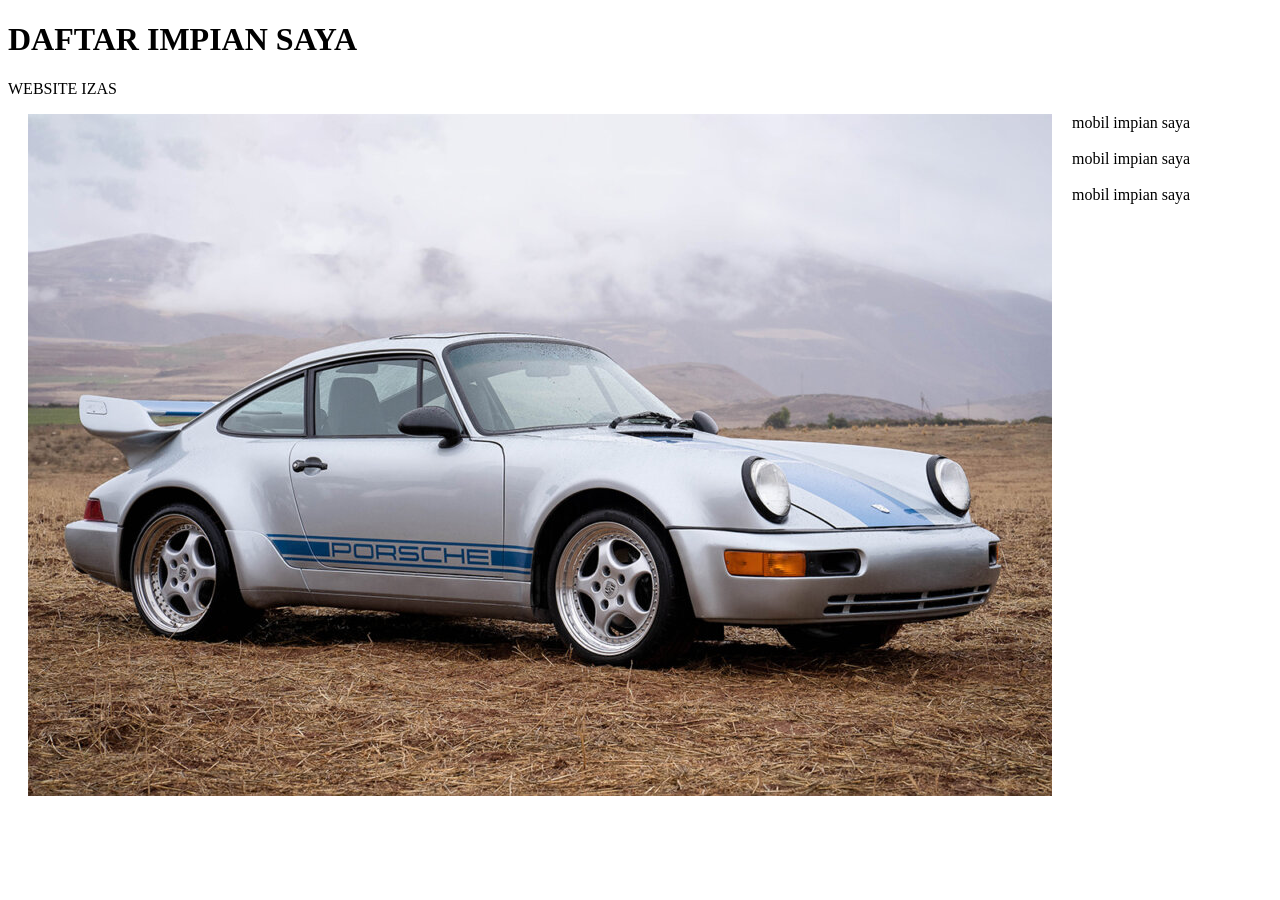
<file: pertemuan 2/INDEX.HTML>
<!DOCTYPE html>
<html lang="en">
<head>
    <meta charset="UTF-8">
    <meta name="viewport" content="width=device-width, initial-scale=1.0">
    <title>Document</title>
    <link rel=”stylesheet” href=”gaya.css”>
</head>
<body>
    
    <h1 class="merah"> DAFTAR IMPIAN SAYA </h1>
    <p> WEBSITE IZAS </p>
    <img src="gmb/mobil.jpg" alt="mobil saya"style= 'float: left; margin-left: 20px; margin-right: 20px'>
    <p>
       mobil impian saya
        <br> <br>
        mobil impian saya
        <br> <br>
        mobil impian saya
    </p>
</body>
</html>
</file>
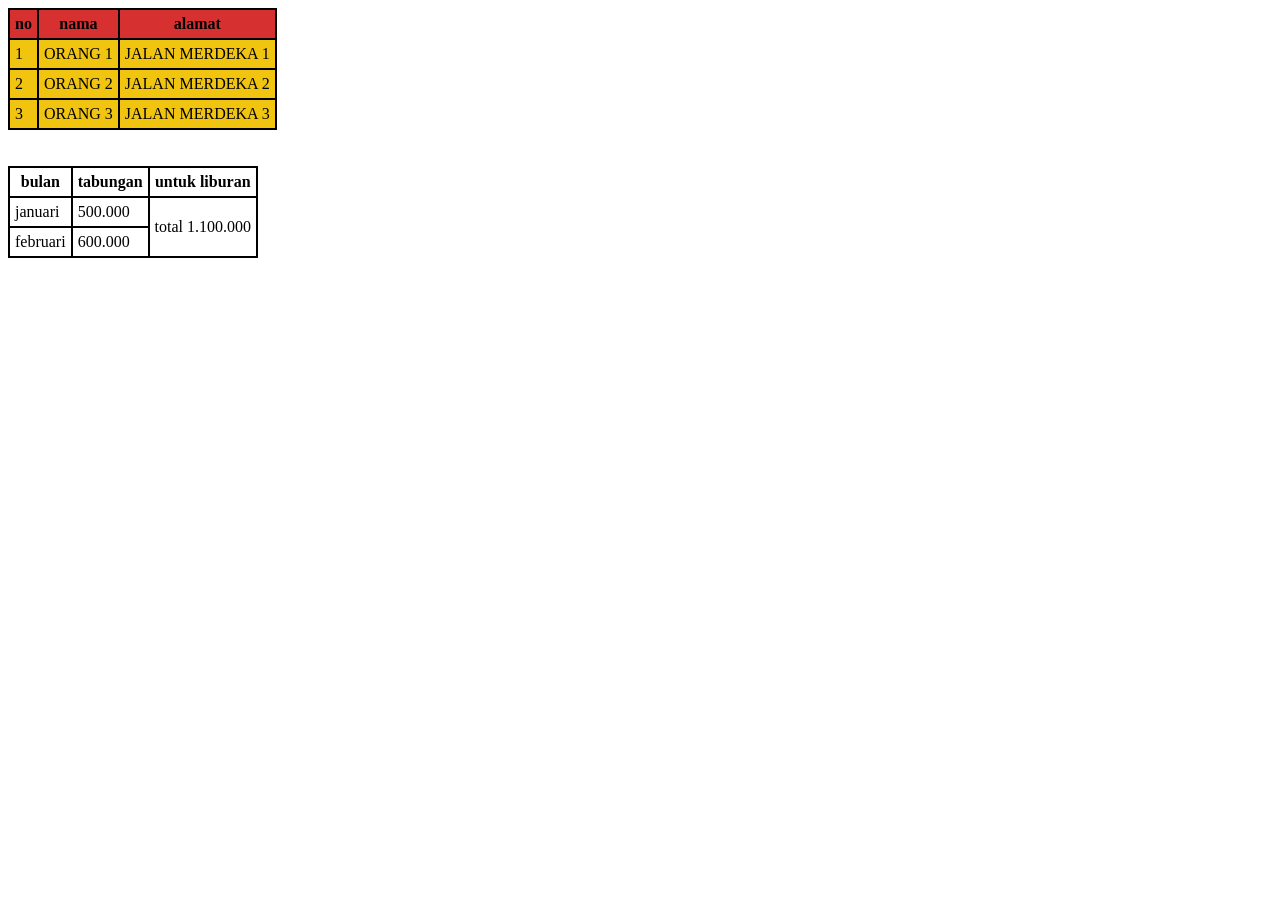
<file: PERTEMUAN 3/INDEX.html>
<!DOCTYPE html>
<html lang="en">
<head>
    <meta charset="UTF-8">
    <meta name="viewport" content="width=device-width, initial-scale=1.0">
    <title>Document</title>
</head>
<body>
    <table border = 1 bordercolor = #000000 cellpadding =5 cellspacing = 0>
        
        <tr bgcolor = "#d63031">
            <th>no</th>
            <th>nama</th>
            <th>alamat</th>
        </tr>
        <tr bgcolor = "#f1c40f">
            <td>1</td>
            <td>ORANG 1</td>
            <td>JALAN MERDEKA 1</td>
        </tr>
        <tr bgcolor = "#f1c40f">
            <td>2</td>
            <td>ORANG 2</td>
            <td>JALAN MERDEKA 2</td>
        </tr>
        <tr bgcolor = "#f1c40f">
            <td>3</td>
            <td>ORANG 3</td>
            <td>JALAN MERDEKA 3</td>
        </tr>
    </table>
    <br>
    <br>

    <table border = 1 bordercolor = #000000 cellpadding =5 cellspacing = 0>
        <tr>
            <th>bulan</th>
            <th>tabungan</th>
            <th>untuk liburan</th>
        </tr>
        <tr>
            <td>januari</td>
            <td>500.000</td>
            <td rowspan="2"> total 1.100.000</td>
        </tr>
        <tr>
            <td>februari</td>
            <td>600.000</td>
        </tr>

    </table>
</body>
</html>
</file>
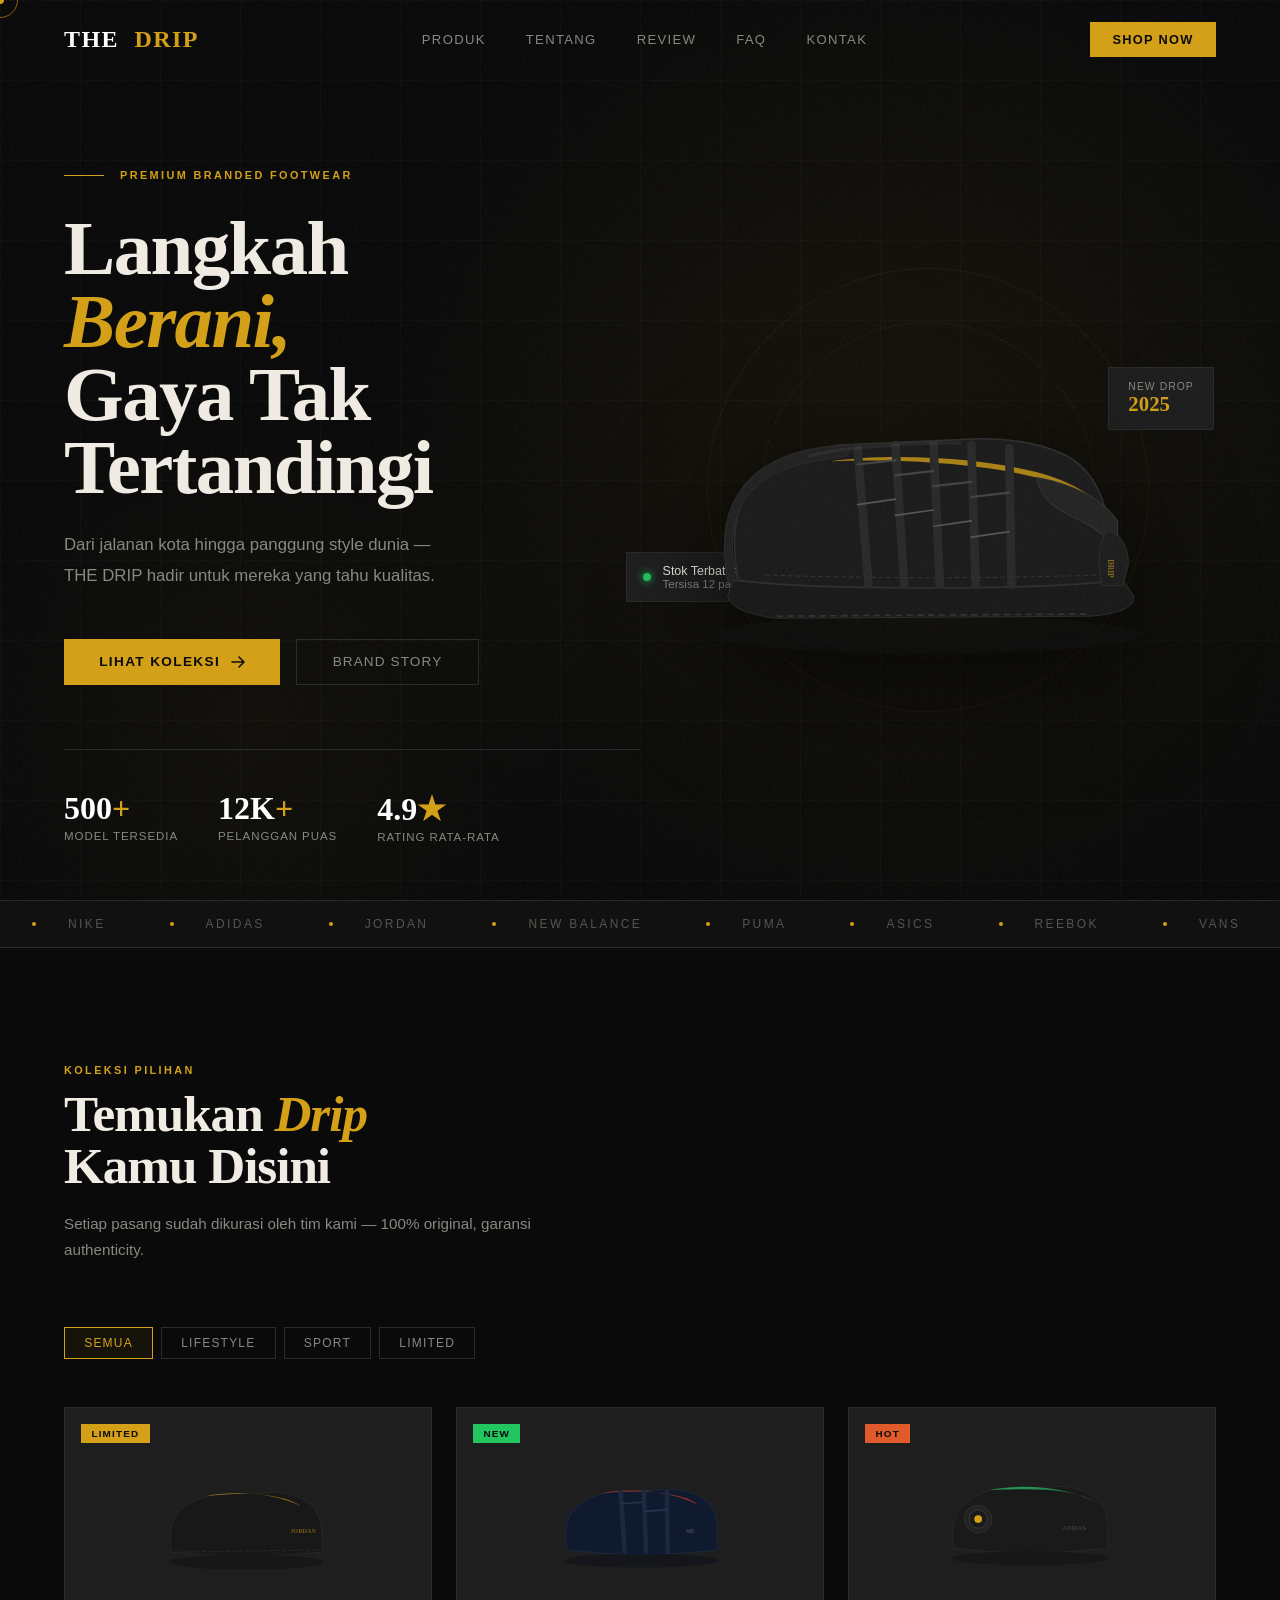
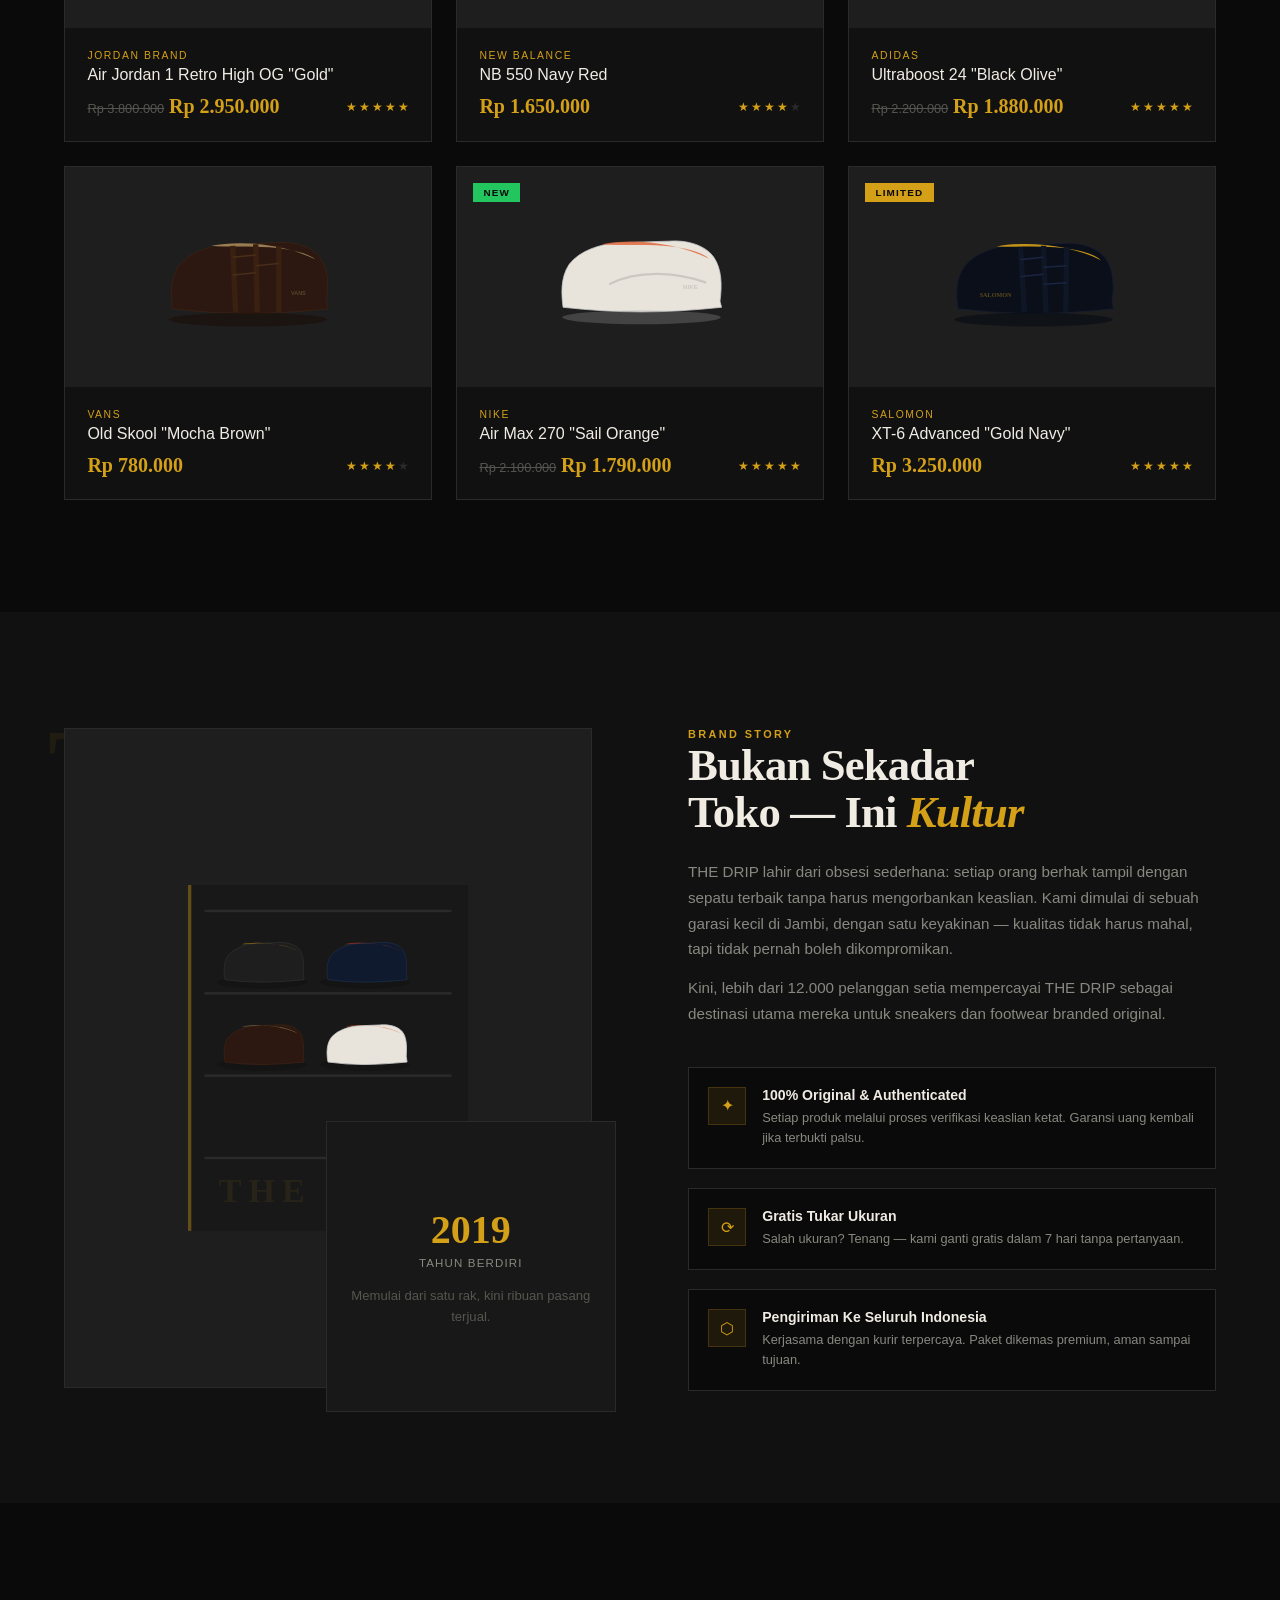
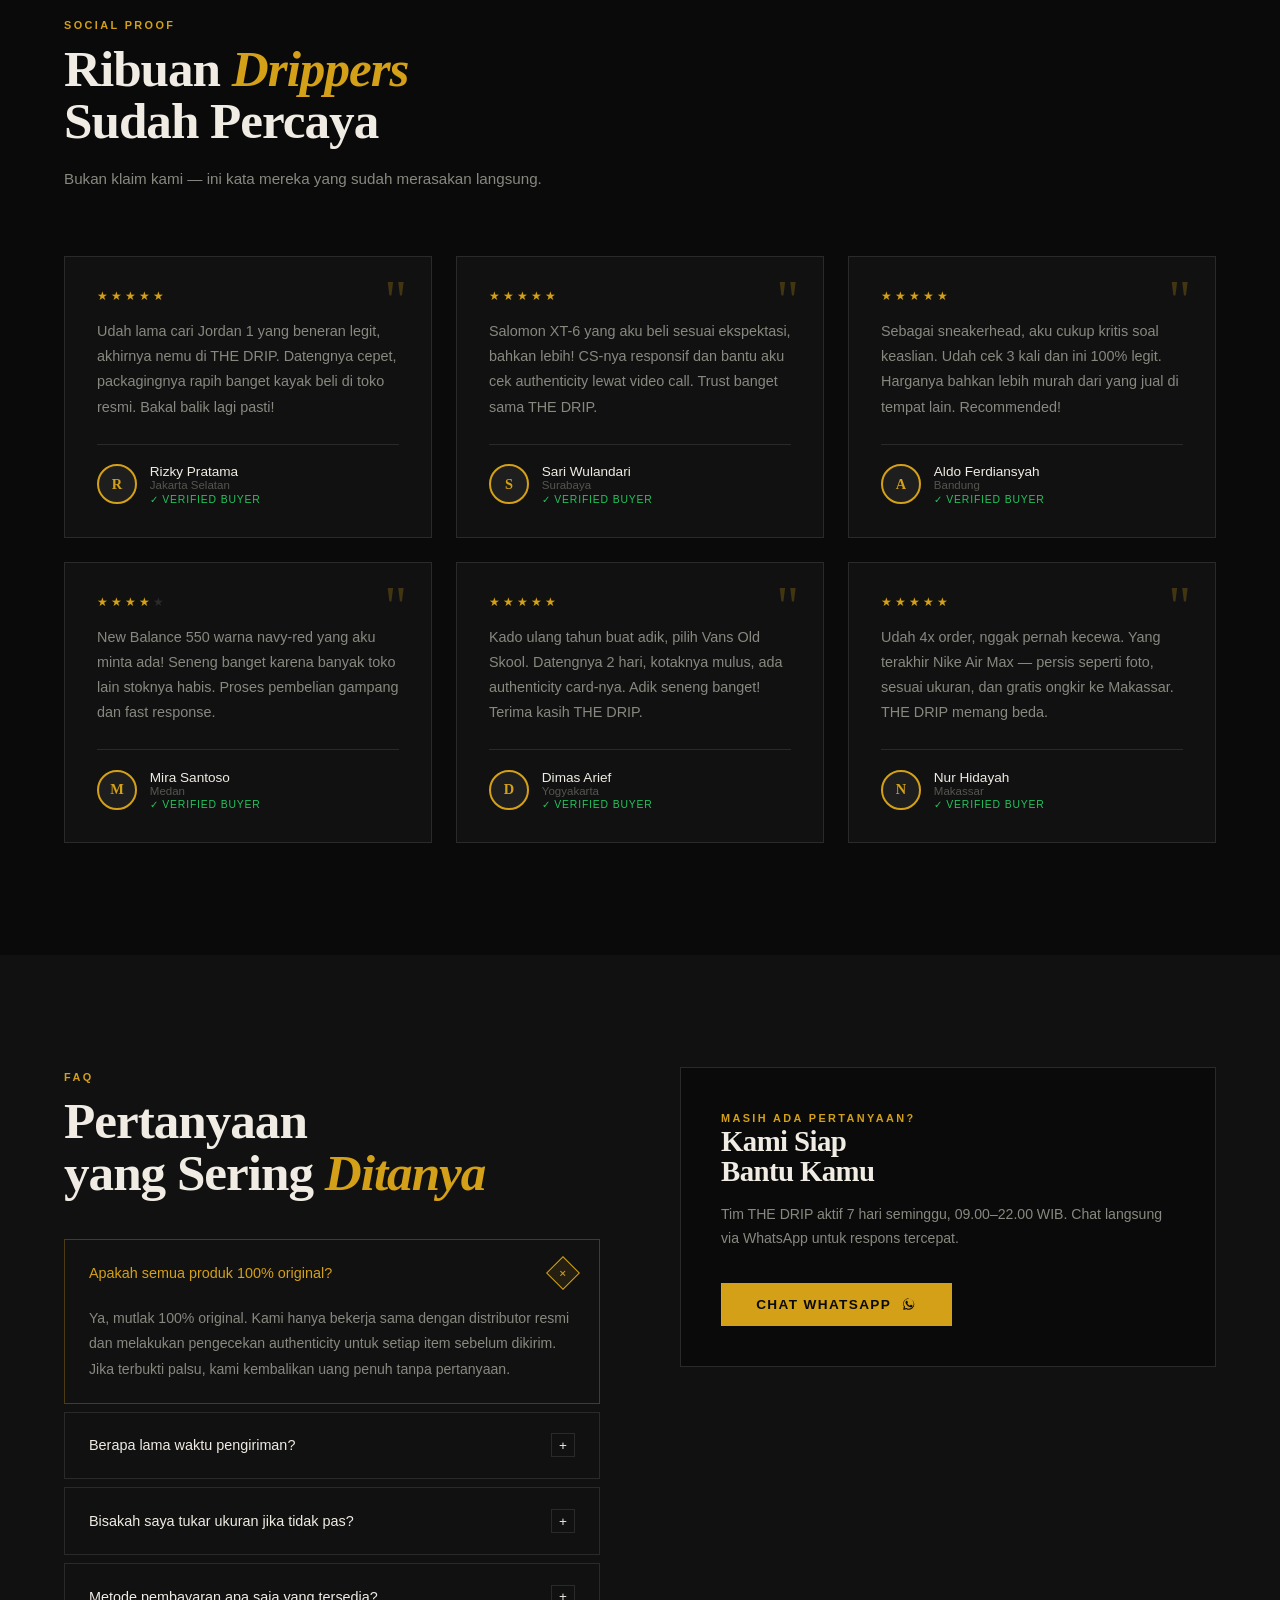
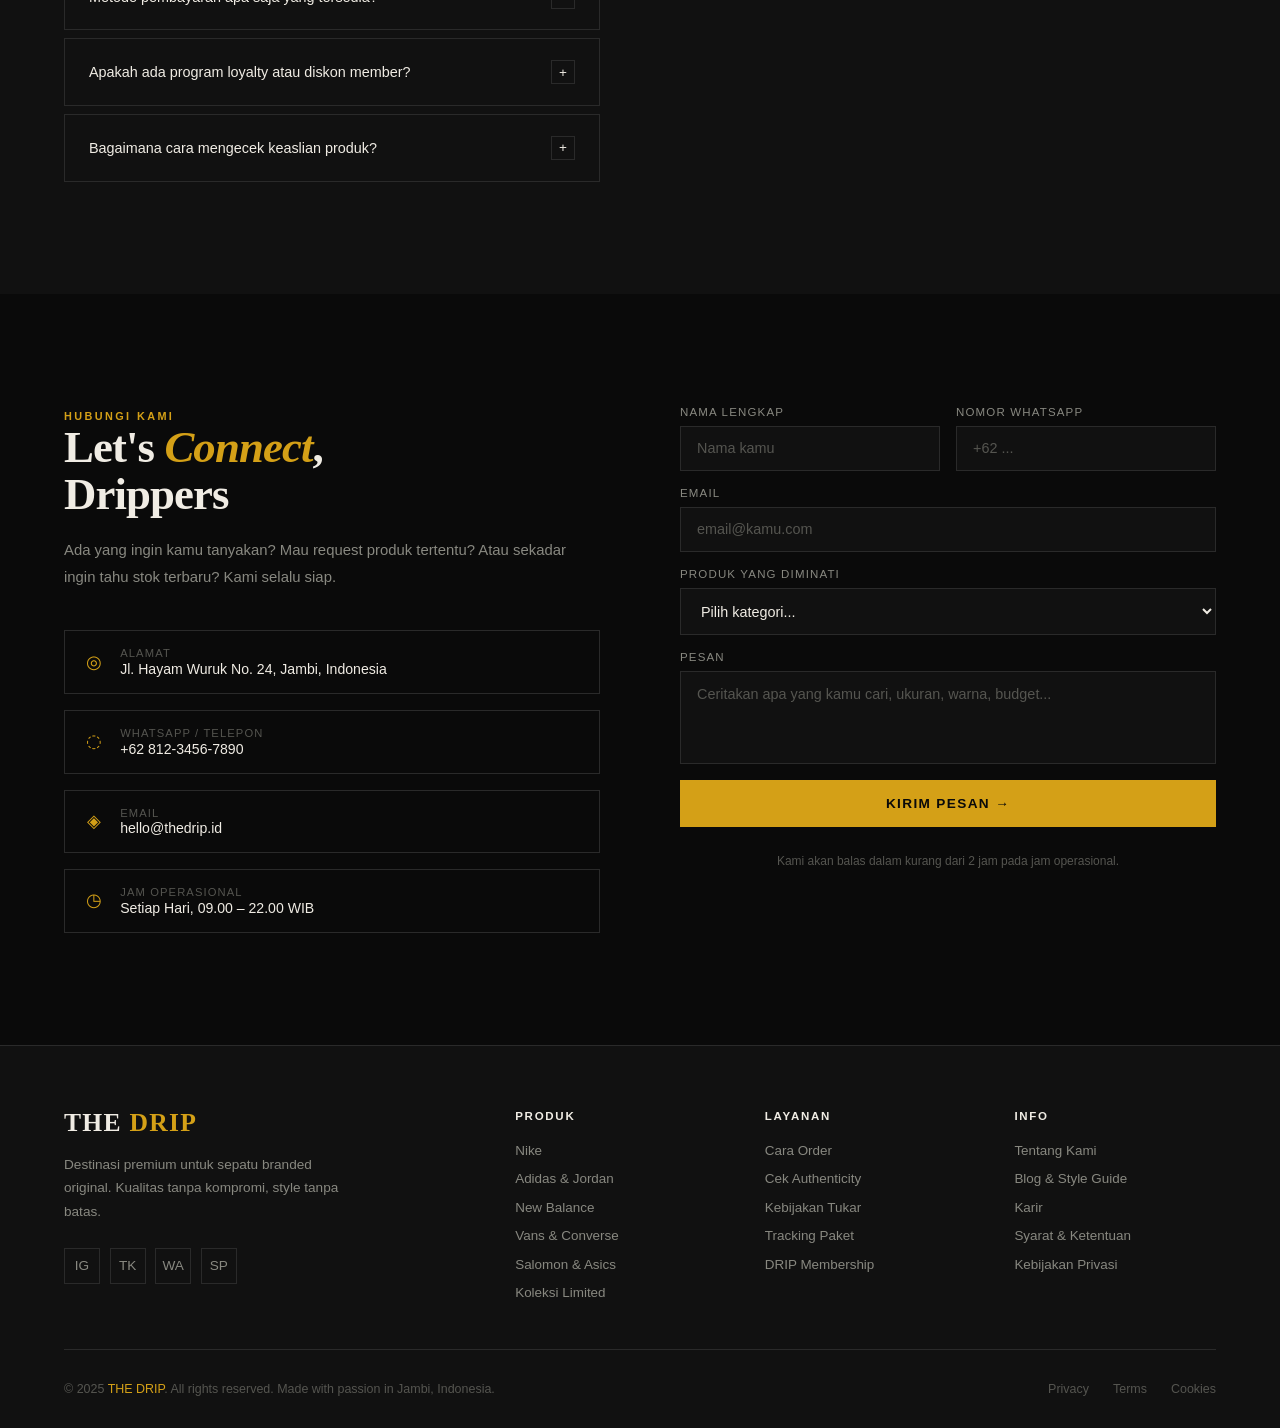
<file: pertemuan 4/resep.html>
<!DOCTYPE html>
<html lang="id">
<head>
  <meta charset="UTF-8" />
  <meta name="viewport" content="width=device-width, initial-scale=1.0" />
  <meta name="description" content="THE DRIP — Sepatu branded premium untuk semua kalangan. Temukan koleksi eksklusif sneakers & footwear terbaik dengan harga terjangkau." />
  <meta name="keywords" content="sepatu branded, sneakers premium, THE DRIP, sepatu Nike, sepatu Adidas, sepatu mewah, footwear" />
  <meta name="author" content="THE DRIP" />
  <meta property="og:title" content="THE DRIP — Premium Branded Footwear" />
  <meta property="og:description" content="Sepatu branded pilihan untuk semua gaya hidup. Sport, casual, luxury — semuanya ada di THE DRIP." />
  <meta property="og:type" content="website" />
  <title>THE DRIP — Premium Branded Footwear</title>
  <style>
    /* ─── DESIGN TOKENS ─────────────────────────────────── */
    :root {
      --bg:        #0a0a0a;
      --bg2:       #111111;
      --bg3:       #181818;
      --surface:   #1e1e1e;
      --border:    #2a2a2a;
      --accent:    #d4a017;
      --accent2:   #e8b832;
      --accent-dim:#a07c10;
      --text:      #f0ece4;
      --text-muted:#888880;
      --text-dim:  #555550;
      --white:     #ffffff;
      --danger:    #e05a2b;

      --f-display: 'Playfair Display', Georgia, serif;
      --f-body:    'DM Sans', 'Helvetica Neue', sans-serif;
      --f-mono:    'Courier New', monospace;

      --ease-out:  cubic-bezier(0.16, 1, 0.3, 1);
      --ease-in:   cubic-bezier(0.7, 0, 0.84, 0);
    }

    /* ─── RESET ─────────────────────────────────────────── */
    *, *::before, *::after { box-sizing: border-box; margin: 0; padding: 0; }
    html { scroll-behavior: smooth; font-size: 16px; }
    body {
      background: var(--bg);
      color: var(--text);
      font-family: var(--f-body);
      overflow-x: hidden;
      cursor: none;
    }
    img { display: block; max-width: 100%; }
    a { color: inherit; text-decoration: none; }
    button { cursor: none; border: none; background: none; font-family: inherit; }
    ul { list-style: none; }

    /* ─── CUSTOM CURSOR ──────────────────────────────────── */
    #cursor-dot {
      width: 8px; height: 8px;
      background: var(--accent);
      border-radius: 50%;
      position: fixed; top: 0; left: 0;
      pointer-events: none;
      z-index: 9999;
      transform: translate(-50%, -50%);
      transition: transform .1s, background .2s;
    }
    #cursor-ring {
      width: 36px; height: 36px;
      border: 1.5px solid var(--accent);
      border-radius: 50%;
      position: fixed; top: 0; left: 0;
      pointer-events: none;
      z-index: 9998;
      transform: translate(-50%, -50%);
      transition: transform .18s var(--ease-out), width .25s, height .25s, opacity .2s;
      opacity: .6;
    }
    body:hover #cursor-ring { opacity: 1; }

    /* ─── SCROLL PROGRESS ────────────────────────────────── */
    #scroll-progress {
      position: fixed; top: 0; left: 0;
      height: 2px; background: var(--accent);
      z-index: 9997; width: 0%;
      transition: width .1s linear;
    }

    /* ─── TYPOGRAPHY ─────────────────────────────────────── */
    @import url('https://fonts.googleapis.com/css2?family=Playfair+Display:ital,wght@0,400;0,700;0,900;1,400;1,700&family=DM+Sans:wght@300;400;500;600&display=swap');

    h1, h2, h3 { font-family: var(--f-display); line-height: 1.05; letter-spacing: -.02em; }
    p { line-height: 1.7; }

    .label {
      font-size: .68rem; letter-spacing: .22em; text-transform: uppercase;
      color: var(--accent); font-weight: 600;
    }

    /* ─── NOISE OVERLAY ──────────────────────────────────── */
    body::before {
      content: '';
      position: fixed; inset: 0; z-index: 9000;
      pointer-events: none;
      background-image: url("data:image/svg+xml,%3Csvg viewBox='0 0 256 256' xmlns='http://www.w3.org/2000/svg'%3E%3Cfilter id='noise'%3E%3CfeTurbulence type='fractalNoise' baseFrequency='0.9' numOctaves='4' stitchTiles='stitch'/%3E%3C/filter%3E%3Crect width='100%25' height='100%25' filter='url(%23noise)' opacity='1'/%3E%3C/svg%3E");
      opacity: .025;
    }

    /* ─── NAV ────────────────────────────────────────────── */
    nav {
      position: fixed; top: 0; left: 0; right: 0; z-index: 800;
      padding: 1.4rem 5vw;
      display: flex; align-items: center; justify-content: space-between;
      transition: background .4s, padding .4s;
    }
    nav.scrolled {
      background: rgba(10,10,10,.92);
      backdrop-filter: blur(20px);
      -webkit-backdrop-filter: blur(20px);
      border-bottom: 1px solid var(--border);
      padding: 1rem 5vw;
    }
    .nav-logo {
      font-family: var(--f-display);
      font-size: 1.5rem; font-weight: 900;
      letter-spacing: .06em;
      color: var(--white);
      display: flex; align-items: center; gap: .5rem;
    }
    .nav-logo span { color: var(--accent); }
    .nav-links { display: flex; gap: 2.5rem; }
    .nav-links a {
      font-size: .82rem; font-weight: 500; letter-spacing: .1em;
      text-transform: uppercase; color: var(--text-muted);
      transition: color .2s;
      position: relative;
    }
    .nav-links a::after {
      content: '';
      position: absolute; bottom: -3px; left: 0; right: 100%;
      height: 1px; background: var(--accent);
      transition: right .3s var(--ease-out);
    }
    .nav-links a:hover { color: var(--text); }
    .nav-links a:hover::after { right: 0; }
    .nav-cta {
      background: var(--accent); color: var(--bg);
      padding: .6rem 1.4rem; font-size: .8rem; font-weight: 600;
      letter-spacing: .1em; text-transform: uppercase;
      transition: background .2s, transform .2s;
    }
    .nav-cta:hover { background: var(--accent2); transform: translateY(-1px); }
    .nav-hamburger { display: none; flex-direction: column; gap: 5px; }
    .nav-hamburger span {
      display: block; width: 24px; height: 1.5px;
      background: var(--text); transition: all .3s;
    }

    /* ─── HERO ───────────────────────────────────────────── */
    #hero {
      min-height: 100svh;
      display: grid; grid-template-columns: 1fr 1fr;
      align-items: center;
      padding: 0 5vw;
      position: relative;
      overflow: hidden;
    }
    .hero-bg {
      position: absolute; inset: 0; z-index: 0;
      background:
        radial-gradient(ellipse 60% 80% at 70% 50%, rgba(212,160,23,.07) 0%, transparent 70%),
        radial-gradient(ellipse 40% 60% at 20% 80%, rgba(212,160,23,.04) 0%, transparent 60%);
    }
    .hero-grid-lines {
      position: absolute; inset: 0;
      background-image:
        linear-gradient(rgba(255,255,255,.02) 1px, transparent 1px),
        linear-gradient(90deg, rgba(255,255,255,.02) 1px, transparent 1px);
      background-size: 80px 80px;
      z-index: 0;
    }
    .hero-content { position: relative; z-index: 2; padding-top: 7rem; }
    .hero-eyebrow {
      display: flex; align-items: center; gap: 1rem; margin-bottom: 2rem;
    }
    .hero-eyebrow-line { width: 40px; height: 1px; background: var(--accent); }
    .hero-h1 {
      font-size: clamp(3.2rem, 6vw, 6rem);
      font-weight: 900;
      line-height: .95;
      margin-bottom: 1.6rem;
    }
    .hero-h1 em { font-style: italic; color: var(--accent); }
    .hero-sub {
      font-size: 1.05rem; color: var(--text-muted); max-width: 420px;
      line-height: 1.8; margin-bottom: 3rem;
    }
    .hero-actions { display: flex; gap: 1rem; flex-wrap: wrap; }
    .btn-primary {
      display: inline-flex; align-items: center; gap: .7rem;
      background: var(--accent); color: var(--bg);
      padding: .9rem 2.2rem; font-size: .85rem; font-weight: 600;
      letter-spacing: .1em; text-transform: uppercase;
      transition: background .2s, transform .2s, box-shadow .2s;
      position: relative; overflow: hidden;
    }
    .btn-primary::before {
      content: ''; position: absolute; inset: 0;
      background: rgba(255,255,255,.15);
      transform: translateX(-100%);
      transition: transform .4s var(--ease-out);
    }
    .btn-primary:hover::before { transform: translateX(0); }
    .btn-primary:hover { transform: translateY(-2px); box-shadow: 0 12px 30px rgba(212,160,23,.3); }
    .btn-outline {
      display: inline-flex; align-items: center; gap: .7rem;
      border: 1px solid var(--border); color: var(--text-muted);
      padding: .9rem 2.2rem; font-size: .85rem; font-weight: 500;
      letter-spacing: .08em; text-transform: uppercase;
      transition: border-color .2s, color .2s, transform .2s;
    }
    .btn-outline:hover { border-color: var(--accent); color: var(--text); transform: translateY(-2px); }
    .hero-stats {
      display: flex; gap: 2.5rem; margin-top: 4rem; padding-top: 2.5rem;
      border-top: 1px solid var(--border);
    }
    .stat-num {
      font-family: var(--f-display); font-size: 2rem; font-weight: 700;
      color: var(--white);
    }
    .stat-num span { color: var(--accent); }
    .stat-label { font-size: .72rem; color: var(--text-muted); letter-spacing: .08em; text-transform: uppercase; margin-top: .2rem; }

    .hero-visual { position: relative; z-index: 2; display: flex; align-items: center; justify-content: center; padding-top: 5rem; }
    .hero-shoe-wrap {
      position: relative; width: 100%; max-width: 520px;
    }
    .hero-shoe-glow {
      position: absolute; bottom: 10%;
      left: 50%; transform: translateX(-50%);
      width: 70%; height: 60px;
      background: radial-gradient(ellipse, rgba(212,160,23,.35) 0%, transparent 70%);
      filter: blur(20px);
    }
    .hero-shoe-bg-ring {
      position: absolute; top: 50%; left: 50%;
      transform: translate(-50%, -50%);
      width: 85%; padding-bottom: 85%;
      border-radius: 50%;
      border: 1px solid rgba(212,160,23,.08);
      animation: spin 20s linear infinite;
    }
    .hero-shoe-bg-ring::after {
      content: '';
      position: absolute; inset: 12%;
      border-radius: 50%;
      border: 1px dashed rgba(212,160,23,.12);
    }
    @keyframes spin { to { transform: translate(-50%, -50%) rotate(360deg); } }
    .hero-shoe-svg {
      position: relative; z-index: 1;
      animation: float 4s ease-in-out infinite;
      filter: drop-shadow(0 30px 60px rgba(0,0,0,.7));
    }
    @keyframes float {
      0%, 100% { transform: translateY(0); }
      50% { transform: translateY(-16px); }
    }
    .hero-badge {
      position: absolute; top: 15%; right: -5%;
      background: var(--surface); border: 1px solid var(--border);
      padding: .8rem 1.2rem;
      backdrop-filter: blur(10px);
      animation: float 5s ease-in-out infinite .8s;
    }
    .hero-badge-top { font-size: .65rem; color: var(--text-muted); letter-spacing: .1em; text-transform: uppercase; }
    .hero-badge-val { font-family: var(--f-display); font-size: 1.3rem; font-weight: 700; color: var(--accent); }
    .hero-badge2 {
      position: absolute; bottom: 18%; left: -8%;
      background: var(--surface); border: 1px solid var(--border);
      padding: .7rem 1rem;
      display: flex; align-items: center; gap: .7rem;
      animation: float 4.5s ease-in-out infinite .3s;
    }
    .badge2-dot { width: 8px; height: 8px; border-radius: 50%; background: #22c55e; flex-shrink: 0; box-shadow: 0 0 8px #22c55e; }
    .badge2-text { font-size: .72rem; color: var(--text-muted); }
    .badge2-text strong { display: block; font-size: .78rem; color: var(--text); font-weight: 500; }

    /* ─── MARQUEE ────────────────────────────────────────── */
    .marquee-section {
      border-top: 1px solid var(--border);
      border-bottom: 1px solid var(--border);
      background: var(--bg2);
      overflow: hidden;
      padding: 1rem 0;
    }
    .marquee-track {
      display: flex; gap: 0;
      animation: marquee 20s linear infinite;
      white-space: nowrap;
      width: max-content;
    }
    @keyframes marquee { to { transform: translateX(-50%); } }
    .marquee-item {
      display: inline-flex; align-items: center; gap: 2rem;
      padding: 0 2rem;
      font-size: .75rem; letter-spacing: .2em; text-transform: uppercase;
      color: var(--text-dim); font-weight: 500;
    }
    .marquee-dot { width: 4px; height: 4px; border-radius: 50%; background: var(--accent); flex-shrink: 0; }

    /* ─── SECTION BASE ───────────────────────────────────── */
    section { padding: 7rem 5vw; }
    .section-head { margin-bottom: 4rem; }
    .section-head h2 {
      font-size: clamp(2.4rem, 4vw, 3.8rem);
      margin-top: .6rem; line-height: 1.02;
    }
    .section-head h2 em { font-style: italic; color: var(--accent); }
    .section-head p { color: var(--text-muted); max-width: 480px; margin-top: 1.2rem; font-size: .95rem; }

    /* ─── PRODUCTS ───────────────────────────────────────── */
    #products { background: var(--bg); }
    .products-filter {
      display: flex; gap: .5rem; margin-bottom: 3rem; flex-wrap: wrap;
    }
    .filter-btn {
      padding: .5rem 1.2rem; font-size: .75rem; letter-spacing: .1em;
      text-transform: uppercase; border: 1px solid var(--border);
      color: var(--text-muted); transition: all .2s; font-weight: 500;
    }
    .filter-btn.active, .filter-btn:hover {
      border-color: var(--accent); color: var(--accent); background: rgba(212,160,23,.06);
    }
    .products-grid {
      display: grid;
      grid-template-columns: repeat(auto-fill, minmax(280px, 1fr));
      gap: 1.5rem;
    }
    .product-card {
      background: var(--bg2); border: 1px solid var(--border);
      overflow: hidden; position: relative;
      transition: border-color .3s, transform .3s;
      opacity: 0; transform: translateY(30px);
    }
    .product-card.visible { opacity: 1; transform: translateY(0); transition: opacity .6s var(--ease-out), transform .6s var(--ease-out), border-color .3s; }
    .product-card:hover { border-color: rgba(212,160,23,.3); }
    .product-badge {
      position: absolute; top: 1rem; left: 1rem; z-index: 2;
      background: var(--accent); color: var(--bg);
      font-size: .62rem; letter-spacing: .12em; text-transform: uppercase;
      font-weight: 700; padding: .25rem .65rem;
    }
    .product-badge.new { background: #22c55e; }
    .product-badge.hot { background: var(--danger); }
    .product-img {
      height: 220px; background: var(--surface);
      display: flex; align-items: center; justify-content: center;
      position: relative; overflow: hidden;
      transition: transform .4s var(--ease-out);
    }
    .product-card:hover .product-img { transform: scale(1.02); }
    .product-img svg { transition: transform .4s var(--ease-out); }
    .product-card:hover .product-img svg { transform: scale(1.08) rotate(-3deg); }
    .product-overlay {
      position: absolute; inset: 0;
      background: rgba(10,10,10,.7);
      display: flex; align-items: center; justify-content: center;
      opacity: 0; transition: opacity .3s;
    }
    .product-card:hover .product-overlay { opacity: 1; }
    .overlay-btn {
      background: var(--accent); color: var(--bg);
      padding: .7rem 1.6rem; font-size: .78rem; font-weight: 600;
      letter-spacing: .1em; text-transform: uppercase;
      transform: translateY(10px); transition: transform .3s var(--ease-out);
    }
    .product-card:hover .overlay-btn { transform: translateY(0); }
    .product-info { padding: 1.4rem; }
    .product-brand { font-size: .65rem; color: var(--accent); letter-spacing: .15em; text-transform: uppercase; margin-bottom: .3rem; }
    .product-name { font-size: 1rem; font-weight: 500; margin-bottom: .7rem; }
    .product-bottom { display: flex; align-items: center; justify-content: space-between; }
    .product-price { font-family: var(--f-display); font-size: 1.25rem; font-weight: 700; color: var(--accent); }
    .product-price del { font-size: .8rem; color: var(--text-dim); font-family: var(--f-body); font-weight: 400; margin-right: .3rem; }
    .product-stars { display: flex; gap: 2px; }
    .star { color: var(--accent); font-size: .75rem; }

    /* ─── ABOUT ──────────────────────────────────────────── */
    #about {
      background: var(--bg2);
      display: grid; grid-template-columns: 1fr 1fr; gap: 6rem; align-items: center;
    }
    .about-visual { position: relative; }
    .about-img-main {
      width: 100%; aspect-ratio: 4/5;
      background: var(--surface); border: 1px solid var(--border);
      display: flex; align-items: center; justify-content: center;
      position: relative; overflow: hidden;
    }
    .about-img-accent {
      position: absolute; bottom: -1.5rem; right: -1.5rem;
      width: 55%; aspect-ratio: 1;
      background: var(--bg3); border: 1px solid var(--border);
      display: flex; align-items: center; justify-content: center;
    }
    .about-number {
      position: absolute; top: -1rem; left: -1rem;
      font-family: var(--f-display); font-size: 7rem;
      font-weight: 900; color: rgba(212,160,23,.08); line-height: 1;
      pointer-events: none;
    }
    .about-content { }
    .about-content h2 { font-size: clamp(2.2rem, 3.5vw, 3.2rem); }
    .about-content h2 em { font-style: italic; color: var(--accent); }
    .about-content p { color: var(--text-muted); margin-top: 1.4rem; font-size: .95rem; }
    .about-features { margin-top: 2.5rem; display: flex; flex-direction: column; gap: 1.2rem; }
    .about-feature {
      display: flex; gap: 1rem; align-items: flex-start;
      padding: 1.2rem; border: 1px solid var(--border);
      background: var(--bg); transition: border-color .2s, transform .2s;
    }
    .about-feature:hover { border-color: rgba(212,160,23,.3); transform: translateX(4px); }
    .feature-icon {
      width: 38px; height: 38px; background: rgba(212,160,23,.1); border: 1px solid rgba(212,160,23,.2);
      display: flex; align-items: center; justify-content: center; flex-shrink: 0;
      color: var(--accent); font-size: 1rem;
    }
    .feature-title { font-size: .88rem; font-weight: 600; margin-bottom: .3rem; }
    .feature-desc { font-size: .8rem; color: var(--text-muted); line-height: 1.6; }

    /* ─── TESTIMONIALS ───────────────────────────────────── */
    #testimonials { background: var(--bg); }
    .testi-grid {
      display: grid; grid-template-columns: repeat(auto-fill, minmax(300px, 1fr)); gap: 1.5rem;
    }
    .testi-card {
      background: var(--bg2); border: 1px solid var(--border);
      padding: 2rem; position: relative;
      transition: border-color .3s, transform .3s;
      opacity: 0; transform: translateY(20px);
    }
    .testi-card.visible { opacity: 1; transform: translateY(0); transition: opacity .5s var(--ease-out), transform .5s var(--ease-out), border-color .3s; }
    .testi-card:hover { border-color: rgba(212,160,23,.25); transform: translateY(-4px); }
    .testi-quote {
      font-family: var(--f-display); font-size: 3.5rem;
      color: var(--accent); opacity: .25; line-height: 1;
      position: absolute; top: 1rem; right: 1.5rem;
    }
    .testi-stars { display: flex; gap: 3px; margin-bottom: 1rem; }
    .testi-text { font-size: .9rem; color: var(--text-muted); line-height: 1.75; margin-bottom: 1.5rem; }
    .testi-author { display: flex; align-items: center; gap: .8rem; border-top: 1px solid var(--border); padding-top: 1.2rem; }
    .testi-avatar {
      width: 40px; height: 40px; border-radius: 50%;
      background: var(--surface); border: 2px solid var(--accent);
      display: flex; align-items: center; justify-content: center;
      font-family: var(--f-display); font-size: .9rem; font-weight: 700; color: var(--accent);
      flex-shrink: 0;
    }
    .testi-name { font-size: .85rem; font-weight: 500; }
    .testi-role { font-size: .72rem; color: var(--text-dim); }
    .testi-verified { font-size: .65rem; color: #22c55e; letter-spacing: .08em; text-transform: uppercase; margin-top: .1rem; }

    /* ─── FAQ ────────────────────────────────────────────── */
    #faq { background: var(--bg2); }
    .faq-layout { display: grid; grid-template-columns: 1fr 1fr; gap: 5rem; align-items: start; }
    .faq-list { display: flex; flex-direction: column; gap: .5rem; }
    .faq-item {
      border: 1px solid var(--border);
      transition: border-color .2s;
    }
    .faq-item.open { border-color: rgba(212,160,23,.3); }
    .faq-q {
      width: 100%; padding: 1.3rem 1.5rem;
      display: flex; align-items: center; justify-content: space-between;
      font-size: .9rem; font-weight: 500;
      text-align: left; color: var(--text);
      transition: color .2s;
    }
    .faq-item.open .faq-q { color: var(--accent); }
    .faq-icon {
      width: 24px; height: 24px; border: 1px solid var(--border);
      display: flex; align-items: center; justify-content: center;
      font-size: .85rem; flex-shrink: 0;
      transition: transform .3s, border-color .2s, background .2s;
    }
    .faq-item.open .faq-icon {
      transform: rotate(45deg);
      border-color: var(--accent);
      background: rgba(212,160,23,.1); color: var(--accent);
    }
    .faq-a {
      max-height: 0; overflow: hidden;
      transition: max-height .4s var(--ease-out), padding .3s;
      padding: 0 1.5rem;
    }
    .faq-item.open .faq-a { max-height: 200px; padding: 0 1.5rem 1.3rem; }
    .faq-a p { font-size: .88rem; color: var(--text-muted); line-height: 1.8; }
    .faq-cta-box {
      background: var(--bg); border: 1px solid var(--border); padding: 2.5rem;
      position: sticky; top: 7rem;
    }
    .faq-cta-box h3 { font-family: var(--f-display); font-size: 1.8rem; margin-bottom: 1rem; }
    .faq-cta-box p { font-size: .88rem; color: var(--text-muted); margin-bottom: 2rem; line-height: 1.7; }

    /* ─── CONTACT ────────────────────────────────────────── */
    #contact { background: var(--bg); }
    .contact-layout { display: grid; grid-template-columns: 1fr 1fr; gap: 5rem; align-items: start; }
    .contact-info h2 { font-size: clamp(2rem, 3.5vw, 3rem); }
    .contact-info h2 em { font-style: italic; color: var(--accent); }
    .contact-info p { color: var(--text-muted); margin-top: 1.2rem; font-size: .93rem; line-height: 1.8; }
    .contact-details { margin-top: 2.5rem; display: flex; flex-direction: column; gap: 1rem; }
    .contact-item {
      display: flex; align-items: center; gap: 1rem;
      padding: 1rem 1.2rem; border: 1px solid var(--border);
      transition: border-color .2s;
    }
    .contact-item:hover { border-color: rgba(212,160,23,.3); }
    .contact-icon { color: var(--accent); font-size: 1.1rem; flex-shrink: 0; width: 20px; text-align: center; }
    .contact-label { font-size: .7rem; color: var(--text-dim); text-transform: uppercase; letter-spacing: .1em; }
    .contact-val { font-size: .88rem; font-weight: 500; margin-top: .1rem; }
    .contact-form { display: flex; flex-direction: column; gap: 1rem; }
    .form-row { display: grid; grid-template-columns: 1fr 1fr; gap: 1rem; }
    .form-group { display: flex; flex-direction: column; gap: .5rem; }
    .form-group label { font-size: .72rem; letter-spacing: .1em; text-transform: uppercase; color: var(--text-muted); }
    .form-group input, .form-group select, .form-group textarea {
      background: var(--bg2); border: 1px solid var(--border);
      color: var(--text); padding: .85rem 1rem; font-size: .9rem;
      font-family: inherit;
      transition: border-color .2s, box-shadow .2s;
      resize: none;
    }
    .form-group input:focus, .form-group select:focus, .form-group textarea:focus {
      outline: none; border-color: var(--accent);
      box-shadow: 0 0 0 3px rgba(212,160,23,.08);
    }
    .form-group input::placeholder, .form-group textarea::placeholder { color: var(--text-dim); }
    .form-submit {
      background: var(--accent); color: var(--bg);
      padding: 1rem 2rem; font-size: .85rem; font-weight: 600;
      letter-spacing: .1em; text-transform: uppercase;
      transition: background .2s, transform .2s, box-shadow .2s;
      width: 100%;
    }
    .form-submit:hover {
      background: var(--accent2); transform: translateY(-2px);
      box-shadow: 0 12px 30px rgba(212,160,23,.25);
    }
    .form-note { font-size: .75rem; color: var(--text-dim); text-align: center; margin-top: .5rem; }

    /* ─── FOOTER ─────────────────────────────────────────── */
    footer {
      background: var(--bg2); border-top: 1px solid var(--border);
      padding: 4rem 5vw 2rem;
    }
    .footer-top {
      display: grid; grid-template-columns: 2fr 1fr 1fr 1fr; gap: 3rem;
      padding-bottom: 3rem; border-bottom: 1px solid var(--border);
    }
    .footer-brand h3 {
      font-family: var(--f-display); font-size: 1.6rem; font-weight: 900;
      letter-spacing: .05em; margin-bottom: 1rem;
    }
    .footer-brand h3 span { color: var(--accent); }
    .footer-brand p { font-size: .85rem; color: var(--text-muted); line-height: 1.75; max-width: 280px; }
    .footer-socials { display: flex; gap: .6rem; margin-top: 1.5rem; }
    .social-link {
      width: 36px; height: 36px; border: 1px solid var(--border);
      display: flex; align-items: center; justify-content: center;
      font-size: .85rem; color: var(--text-muted);
      transition: border-color .2s, color .2s, background .2s;
    }
    .social-link:hover { border-color: var(--accent); color: var(--accent); background: rgba(212,160,23,.07); }
    .footer-col h4 {
      font-size: .72rem; letter-spacing: .15em; text-transform: uppercase;
      color: var(--text); margin-bottom: 1.2rem; font-weight: 600;
    }
    .footer-col ul { display: flex; flex-direction: column; gap: .65rem; }
    .footer-col a { font-size: .84rem; color: var(--text-muted); transition: color .2s; }
    .footer-col a:hover { color: var(--accent); }
    .footer-bottom {
      padding-top: 2rem;
      display: flex; align-items: center; justify-content: space-between; flex-wrap: gap;
    }
    .footer-copy { font-size: .78rem; color: var(--text-dim); }
    .footer-copy span { color: var(--accent); }
    .footer-legal { display: flex; gap: 1.5rem; }
    .footer-legal a { font-size: .78rem; color: var(--text-dim); transition: color .2s; }
    .footer-legal a:hover { color: var(--text-muted); }

    /* ─── REVEAL ANIMATIONS ──────────────────────────────── */
    .reveal {
      opacity: 0; transform: translateY(28px);
      transition: opacity .7s var(--ease-out), transform .7s var(--ease-out);
    }
    .reveal.visible { opacity: 1; transform: translateY(0); }
    .reveal-left {
      opacity: 0; transform: translateX(-30px);
      transition: opacity .7s var(--ease-out), transform .7s var(--ease-out);
    }
    .reveal-left.visible { opacity: 1; transform: translateX(0); }
    .reveal-right {
      opacity: 0; transform: translateX(30px);
      transition: opacity .7s var(--ease-out), transform .7s var(--ease-out);
    }
    .reveal-right.visible { opacity: 1; transform: translateX(0); }

    /* ─── MOBILE NAV MENU ────────────────────────────────── */
    .mobile-menu {
      position: fixed; inset: 0; z-index: 790;
      background: rgba(10,10,10,.98); backdrop-filter: blur(20px);
      display: flex; flex-direction: column; align-items: center; justify-content: center;
      gap: 2rem;
      transform: translateX(100%);
      transition: transform .4s var(--ease-out);
    }
    .mobile-menu.open { transform: translateX(0); }
    .mobile-menu a {
      font-family: var(--f-display); font-size: 2.2rem; font-weight: 700;
      letter-spacing: .02em; color: var(--text-muted);
      transition: color .2s;
    }
    .mobile-menu a:hover { color: var(--accent); }

    /* ─── TOAST ──────────────────────────────────────────── */
    #toast {
      position: fixed; bottom: 2rem; right: 2rem; z-index: 9999;
      background: var(--surface); border: 1px solid rgba(212,160,23,.4);
      padding: 1rem 1.5rem; display: flex; align-items: center; gap: .8rem;
      transform: translateY(100px); opacity: 0;
      transition: all .4s var(--ease-out);
      max-width: 320px;
    }
    #toast.show { transform: translateY(0); opacity: 1; }
    .toast-icon { color: var(--accent); font-size: 1.1rem; flex-shrink: 0; }
    .toast-msg { font-size: .85rem; }

    /* ─── RESPONSIVE ─────────────────────────────────────── */
    @media (max-width: 1024px) {
      #hero { grid-template-columns: 1fr; text-align: center; }
      .hero-sub { margin: 0 auto 3rem; }
      .hero-actions { justify-content: center; }
      .hero-stats { justify-content: center; }
      .hero-visual { display: none; }
      #about { grid-template-columns: 1fr; }
      .about-visual { display: none; }
      .faq-layout { grid-template-columns: 1fr; }
      .faq-cta-box { position: static; }
      .contact-layout { grid-template-columns: 1fr; }
      .footer-top { grid-template-columns: 1fr 1fr; }
    }
    @media (max-width: 768px) {
      .nav-links, .nav-cta { display: none; }
      .nav-hamburger { display: flex; }
      .hero-h1 { font-size: 3rem; }
      .form-row { grid-template-columns: 1fr; }
      .footer-top { grid-template-columns: 1fr; }
      .footer-bottom { flex-direction: column; gap: 1rem; text-align: center; }
      section { padding: 5rem 4vw; }
    }
    @media (max-width: 480px) {
      nav { padding: 1rem 4vw; }
      .hero-h1 { font-size: 2.4rem; }
      .hero-stats { flex-direction: column; gap: 1rem; }
    }
  </style>
</head>
<body>

<!-- CURSOR -->
<div id="cursor-dot"></div>
<div id="cursor-ring"></div>
<div id="scroll-progress"></div>

<!-- TOAST -->
<div id="toast">
  <div class="toast-icon">✓</div>
  <div class="toast-msg">Pesan kamu sudah terkirim! Kami akan segera menghubungi kamu.</div>
</div>

<!-- MOBILE MENU -->
<div class="mobile-menu" id="mobileMenu">
  <a href="#products" onclick="closeMobile()">Produk</a>
  <a href="#about" onclick="closeMobile()">Tentang Kami</a>
  <a href="#testimonials" onclick="closeMobile()">Review</a>
  <a href="#faq" onclick="closeMobile()">FAQ</a>
  <a href="#contact" onclick="closeMobile()">Kontak</a>
</div>

<!-- NAV -->
<nav id="navbar">
  <div class="nav-logo">THE<span>&nbsp;DRIP</span></div>
  <div class="nav-links">
    <a href="#products">Produk</a>
    <a href="#about">Tentang</a>
    <a href="#testimonials">Review</a>
    <a href="#faq">FAQ</a>
    <a href="#contact">Kontak</a>
  </div>
  <a href="#products" class="nav-cta">Shop Now</a>
  <button class="nav-hamburger" id="hamburger" onclick="toggleMobile()" aria-label="Menu">
    <span></span><span></span><span></span>
  </button>
</nav>

<!-- ── HERO ── -->
<section id="hero">
  <div class="hero-bg"></div>
  <div class="hero-grid-lines"></div>
  <div class="hero-content">
    <div class="hero-eyebrow">
      <div class="hero-eyebrow-line"></div>
      <span class="label">Premium Branded Footwear</span>
    </div>
    <h1 class="hero-h1">
      Langkah<br>
      <em>Berani,</em><br>
      Gaya Tak<br>Tertandingi
    </h1>
    <p class="hero-sub">
      Dari jalanan kota hingga panggung style dunia —<br>
      THE DRIP hadir untuk mereka yang tahu kualitas.
    </p>
    <div class="hero-actions">
      <a href="#products" class="btn-primary">
        Lihat Koleksi
        <svg width="14" height="14" viewBox="0 0 14 14" fill="none"><path d="M1 7h12M8 2l5 5-5 5" stroke="currentColor" stroke-width="1.5" stroke-linecap="round" stroke-linejoin="round"/></svg>
      </a>
      <a href="#about" class="btn-outline">Brand Story</a>
    </div>
    <div class="hero-stats">
      <div>
        <div class="stat-num">500<span>+</span></div>
        <div class="stat-label">Model Tersedia</div>
      </div>
      <div>
        <div class="stat-num">12K<span>+</span></div>
        <div class="stat-label">Pelanggan Puas</div>
      </div>
      <div>
        <div class="stat-num">4.9<span>★</span></div>
        <div class="stat-label">Rating Rata-rata</div>
      </div>
    </div>
  </div>
  <div class="hero-visual">
    <div class="hero-shoe-wrap">
      <div class="hero-shoe-bg-ring"></div>
      <div class="hero-shoe-glow"></div>
      <!-- SVG Shoe Illustration -->
      <svg class="hero-shoe-svg" viewBox="0 0 480 320" fill="none" xmlns="http://www.w3.org/2000/svg">
        <!-- Sole -->
        <ellipse cx="240" cy="295" rx="195" ry="18" fill="#111" opacity=".6"/>
        <!-- Midsole -->
        <path d="M 55 260 Q 60 275 100 280 L 390 278 Q 430 275 430 260 L 420 245 Q 380 250 240 250 Q 100 250 60 245 Z" fill="#1a1a1a" stroke="#2a2a2a" stroke-width="1"/>
        <!-- Outsole detail -->
        <path d="M 100 278 L 390 276" stroke="#333" stroke-width="1.5" stroke-dasharray="6 4"/>
        <!-- Main upper -->
        <path d="M 65 245 C 60 220 58 190 72 165 C 88 138 120 125 158 120 L 270 115 C 310 112 345 118 368 130 C 390 142 400 162 405 185 L 415 245 Q 360 252 240 252 Q 120 252 65 245 Z" fill="#1c1c1c" stroke="#2e2e2e" stroke-width="1.5"/>
        <!-- Toe box -->
        <path d="M 65 245 C 58 230 56 200 68 175 C 80 152 105 140 135 135 L 165 130 L 170 120 L 145 122 C 110 126 80 140 65 165 C 50 188 50 215 55 245 Z" fill="#222" stroke="#2a2a2a" stroke-width="1"/>
        <!-- Swoosh / logo stripe -->
        <path d="M 150 135 C 200 128 280 130 340 145 C 370 153 395 167 398 178 C 390 168 370 158 340 150 C 280 135 200 133 150 135 Z" fill="rgba(212,160,23,0.85)" opacity=".9"/>
        <!-- Laces area -->
        <path d="M 175 123 L 185 248" stroke="#2a2a2a" stroke-width="8" stroke-linecap="round"/>
        <path d="M 210 120 L 218 249" stroke="#2a2a2a" stroke-width="8" stroke-linecap="round"/>
        <path d="M 245 119 L 251 249" stroke="#2a2a2a" stroke-width="8" stroke-linecap="round"/>
        <path d="M 280 120 L 284 249" stroke="#2a2a2a" stroke-width="8" stroke-linecap="round"/>
        <path d="M 315 123 L 317 249" stroke="#2a2a2a" stroke-width="8" stroke-linecap="round"/>
        <!-- Lace crossings -->
        <path d="M 175 138 L 210 134" stroke="#444" stroke-width="2" stroke-linecap="round"/>
        <path d="M 210 148 L 245 144" stroke="#444" stroke-width="2" stroke-linecap="round"/>
        <path d="M 245 158 L 280 154" stroke="#444" stroke-width="2" stroke-linecap="round"/>
        <path d="M 280 168 L 315 164" stroke="#444" stroke-width="2" stroke-linecap="round"/>
        <path d="M 175 175 L 210 170" stroke="#555" stroke-width="1.5" stroke-linecap="round"/>
        <path d="M 210 185 L 245 180" stroke="#555" stroke-width="1.5" stroke-linecap="round"/>
        <path d="M 245 195 L 280 190" stroke="#555" stroke-width="1.5" stroke-linecap="round"/>
        <path d="M 280 205 L 315 200" stroke="#555" stroke-width="1.5" stroke-linecap="round"/>
        <!-- Ankle collar -->
        <path d="M 340 150 C 370 155 400 168 415 190 L 415 220 C 410 210 400 200 385 192 C 365 182 345 175 340 150 Z" fill="#252525" stroke="#333" stroke-width="1"/>
        <!-- Heel tab -->
        <path d="M 405 200 C 415 200 425 210 425 230 L 420 250 L 400 250 L 398 230 C 398 215 400 205 405 200 Z" fill="#1e1e1e" stroke="#2a2a2a" stroke-width="1"/>
        <!-- Logo text on heel -->
        <text x="406" y="234" font-size="7" fill="rgba(212,160,23,0.6)" font-family="serif" font-weight="700" text-anchor="middle" transform="rotate(90, 406, 234)">DRIP</text>
        <!-- Stitching -->
        <path d="M 90 240 Q 240 245 400 240" stroke="#333" stroke-width="1" stroke-dasharray="4 3" fill="none"/>
        <!-- Highlight -->
        <path d="M 130 130 C 160 122 220 118 270 118" stroke="rgba(255,255,255,0.05)" stroke-width="3" stroke-linecap="round"/>
      </svg>
      <div class="hero-badge">
        <div class="hero-badge-top">New Drop</div>
        <div class="hero-badge-val">2025</div>
      </div>
      <div class="hero-badge2">
        <div class="badge2-dot"></div>
        <div class="badge2-text">
          <strong>Stok Terbatas</strong>
          Tersisa 12 pasang
        </div>
      </div>
    </div>
  </div>
</section>

<!-- MARQUEE -->
<div class="marquee-section">
  <div class="marquee-track">
    <div class="marquee-item"><div class="marquee-dot"></div>Nike</div>
    <div class="marquee-item"><div class="marquee-dot"></div>Adidas</div>
    <div class="marquee-item"><div class="marquee-dot"></div>Jordan</div>
    <div class="marquee-item"><div class="marquee-dot"></div>New Balance</div>
    <div class="marquee-item"><div class="marquee-dot"></div>Puma</div>
    <div class="marquee-item"><div class="marquee-dot"></div>Asics</div>
    <div class="marquee-item"><div class="marquee-dot"></div>Reebok</div>
    <div class="marquee-item"><div class="marquee-dot"></div>Vans</div>
    <div class="marquee-item"><div class="marquee-dot"></div>Converse</div>
    <div class="marquee-item"><div class="marquee-dot"></div>Salomon</div>
    <div class="marquee-item"><div class="marquee-dot"></div>Nike</div>
    <div class="marquee-item"><div class="marquee-dot"></div>Adidas</div>
    <div class="marquee-item"><div class="marquee-dot"></div>Jordan</div>
    <div class="marquee-item"><div class="marquee-dot"></div>New Balance</div>
    <div class="marquee-item"><div class="marquee-dot"></div>Puma</div>
    <div class="marquee-item"><div class="marquee-dot"></div>Asics</div>
    <div class="marquee-item"><div class="marquee-dot"></div>Reebok</div>
    <div class="marquee-item"><div class="marquee-dot"></div>Vans</div>
    <div class="marquee-item"><div class="marquee-dot"></div>Converse</div>
    <div class="marquee-item"><div class="marquee-dot"></div>Salomon</div>
  </div>
</div>

<!-- ── PRODUCTS ── -->
<section id="products">
  <div class="section-head reveal">
    <span class="label">Koleksi Pilihan</span>
    <h2>Temukan <em>Drip</em><br>Kamu Disini</h2>
    <p>Setiap pasang sudah dikurasi oleh tim kami — 100% original, garansi authenticity.</p>
  </div>
  <div class="products-filter reveal">
    <button class="filter-btn active" onclick="filterProducts('all', this)">Semua</button>
    <button class="filter-btn" onclick="filterProducts('lifestyle', this)">Lifestyle</button>
    <button class="filter-btn" onclick="filterProducts('sport', this)">Sport</button>
    <button class="filter-btn" onclick="filterProducts('limited', this)">Limited</button>
  </div>
  <div class="products-grid" id="productsGrid">

    <!-- Card 1 -->
    <div class="product-card" data-cat="limited">
      <div class="product-badge">Limited</div>
      <div class="product-img">
        <svg viewBox="0 0 260 160" fill="none" xmlns="http://www.w3.org/2000/svg" width="200">
          <path d="M30 125 C28 110 27 90 38 75 C50 60 72 52 92 50 L155 48 C178 46 198 52 210 62 C222 72 226 88 226 105 L228 125 Q175 130 128 130 Q80 130 30 125Z" fill="#181818" stroke="#2a2a2a"/>
          <path d="M75 52 C110 45 165 48 198 65 C190 58 170 52 145 50 C120 48 95 50 75 52Z" fill="rgba(212,160,23,0.7)"/>
          <ellipse cx="128" cy="138" rx="100" ry="10" fill="#111" opacity=".5"/>
          <path d="M30 125 L228 122" stroke="#2e2e2e" stroke-width="1" stroke-dasharray="5 3"/>
          <text x="185" y="100" font-size="8" fill="rgba(212,160,23,0.5)" font-family="serif" font-weight="700">JORDAN</text>
        </svg>
        <div class="product-overlay"><div class="overlay-btn">Lihat Detail</div></div>
      </div>
      <div class="product-info">
        <div class="product-brand">Jordan Brand</div>
        <div class="product-name">Air Jordan 1 Retro High OG "Gold"</div>
        <div class="product-bottom">
          <div class="product-price"><del>Rp 3.800.000</del>Rp 2.950.000</div>
          <div class="product-stars">
            <span class="star">★</span><span class="star">★</span><span class="star">★</span><span class="star">★</span><span class="star">★</span>
          </div>
        </div>
      </div>
    </div>

    <!-- Card 2 -->
    <div class="product-card" data-cat="lifestyle">
      <div class="product-badge new">New</div>
      <div class="product-img">
        <svg viewBox="0 0 260 160" fill="none" xmlns="http://www.w3.org/2000/svg" width="200">
          <path d="M35 122 C32 108 31 88 42 72 C54 56 78 48 100 46 L162 44 C185 42 207 49 218 60 C230 72 232 90 230 110 L232 122 Q178 128 132 128 Q85 128 35 122Z" fill="#0f1a2e" stroke="#1e2d45"/>
          <path d="M80 48 C115 41 170 45 205 63 C196 55 175 49 148 47 C121 45 97 47 80 48Z" fill="#c0392b" opacity=".8"/>
          <path d="M105 48 L110 125" stroke="#1a2840" stroke-width="6" stroke-linecap="round"/>
          <path d="M135 46 L138 126" stroke="#1a2840" stroke-width="6" stroke-linecap="round"/>
          <path d="M165 47 L166 125" stroke="#1a2840" stroke-width="6" stroke-linecap="round"/>
          <path d="M105 62 L135 60" stroke="#243550" stroke-width="2"/>
          <path d="M135 72 L165 70" stroke="#243550" stroke-width="2"/>
          <ellipse cx="132" cy="136" rx="100" ry="9" fill="#0a0e18" opacity=".5"/>
          <text x="190" y="100" font-size="7" fill="rgba(255,255,255,0.2)" font-family="sans-serif" font-weight="700">NB</text>
        </svg>
        <div class="product-overlay"><div class="overlay-btn">Lihat Detail</div></div>
      </div>
      <div class="product-info">
        <div class="product-brand">New Balance</div>
        <div class="product-name">NB 550 Navy Red</div>
        <div class="product-bottom">
          <div class="product-price">Rp 1.650.000</div>
          <div class="product-stars">
            <span class="star">★</span><span class="star">★</span><span class="star">★</span><span class="star">★</span><span class="star" style="color:var(--border)">★</span>
          </div>
        </div>
      </div>
    </div>

    <!-- Card 3 -->
    <div class="product-card" data-cat="sport">
      <div class="product-badge hot">Hot</div>
      <div class="product-img">
        <svg viewBox="0 0 260 160" fill="none" xmlns="http://www.w3.org/2000/svg" width="200">
          <path d="M28 120 C26 105 25 85 36 68 C48 52 72 44 94 42 L158 40 C182 38 203 45 215 57 C228 70 230 88 228 108 L230 120 Q175 126 128 126 Q80 126 28 120Z" fill="#1a1a1a" stroke="#2a2a2a"/>
          <path d="M75 44 C120 35 180 42 212 60 C200 52 178 46 150 44 C122 42 95 44 75 44Z" fill="#27ae60" opacity=".8"/>
          <ellipse cx="128" cy="133" rx="103" ry="9" fill="#111" opacity=".5"/>
          <circle cx="60" cy="82" r="18" fill="#222" stroke="#333"/>
          <circle cx="60" cy="82" r="12" fill="#1a1a1a" stroke="#444"/>
          <circle cx="60" cy="82" r="5" fill="#d4a017"/>
          <text x="170" y="96" font-size="8" fill="rgba(255,255,255,0.15)" font-family="sans-serif" font-weight="900">ADIDAS</text>
        </svg>
        <div class="product-overlay"><div class="overlay-btn">Lihat Detail</div></div>
      </div>
      <div class="product-info">
        <div class="product-brand">Adidas</div>
        <div class="product-name">Ultraboost 24 "Black Olive"</div>
        <div class="product-bottom">
          <div class="product-price"><del>Rp 2.200.000</del>Rp 1.880.000</div>
          <div class="product-stars">
            <span class="star">★</span><span class="star">★</span><span class="star">★</span><span class="star">★</span><span class="star">★</span>
          </div>
        </div>
      </div>
    </div>

    <!-- Card 4 -->
    <div class="product-card" data-cat="lifestyle">
      <div class="product-img">
        <svg viewBox="0 0 260 160" fill="none" xmlns="http://www.w3.org/2000/svg" width="200">
          <path d="M32 122 C30 106 28 84 40 66 C54 48 80 40 104 38 L168 36 C192 34 215 42 224 56 C234 70 235 90 232 112 L234 122 Q178 128 130 128 Q82 128 32 122Z" fill="#2c1810" stroke="#3d2214"/>
          <path d="M82 40 C122 32 180 38 218 58 C208 50 186 44 158 42 C130 40 102 42 82 40Z" fill="#c8a96e" opacity=".7"/>
          <path d="M110 40 L114 126" stroke="#3a2010" stroke-width="7"/>
          <path d="M140 38 L142 127" stroke="#3a2010" stroke-width="7"/>
          <path d="M170 40 L170 126" stroke="#3a2010" stroke-width="7"/>
          <path d="M110 55 L140 52" stroke="#4a2e18" stroke-width="2"/>
          <path d="M140 66 L170 63" stroke="#4a2e18" stroke-width="2"/>
          <path d="M110 78 L140 75" stroke="#4a2e18" stroke-width="2"/>
          <ellipse cx="130" cy="136" rx="103" ry="9" fill="#1a0a04" opacity=".5"/>
          <text x="186" y="104" font-size="7" fill="rgba(200,169,110,0.3)" font-family="sans-serif" font-weight="700">VANS</text>
        </svg>
        <div class="product-overlay"><div class="overlay-btn">Lihat Detail</div></div>
      </div>
      <div class="product-info">
        <div class="product-brand">Vans</div>
        <div class="product-name">Old Skool "Mocha Brown"</div>
        <div class="product-bottom">
          <div class="product-price">Rp 780.000</div>
          <div class="product-stars">
            <span class="star">★</span><span class="star">★</span><span class="star">★</span><span class="star">★</span><span class="star" style="color:var(--border)">★</span>
          </div>
        </div>
      </div>
    </div>

    <!-- Card 5 -->
    <div class="product-card" data-cat="sport">
      <div class="product-badge new">New</div>
      <div class="product-img">
        <svg viewBox="0 0 260 160" fill="none" xmlns="http://www.w3.org/2000/svg" width="200">
          <path d="M30 120 C28 104 26 82 38 64 C52 46 78 38 102 36 L168 34 C192 32 216 40 226 55 C236 70 237 90 234 112 L236 120 Q180 126 132 126 Q84 126 30 120Z" fill="#e8e4dc" stroke="#ccc"/>
          <path d="M80 38 C120 30 178 36 220 57 C210 48 188 42 160 40 C132 38 104 40 80 38Z" fill="#e05a2b" opacity=".75"/>
          <text x="186" y="96" font-size="8" fill="rgba(0,0,0,0.12)" font-family="sans-serif" font-weight="900">NIKE</text>
          <path d="M90 90 C130 70 180 75 216 88" stroke="rgba(0,0,0,0.12)" stroke-width="3" fill="none"/>
          <ellipse cx="132" cy="133" rx="103" ry="9" fill="#999" opacity=".3"/>
        </svg>
        <div class="product-overlay"><div class="overlay-btn">Lihat Detail</div></div>
      </div>
      <div class="product-info">
        <div class="product-brand">Nike</div>
        <div class="product-name">Air Max 270 "Sail Orange"</div>
        <div class="product-bottom">
          <div class="product-price"><del>Rp 2.100.000</del>Rp 1.790.000</div>
          <div class="product-stars">
            <span class="star">★</span><span class="star">★</span><span class="star">★</span><span class="star">★</span><span class="star">★</span>
          </div>
        </div>
      </div>
    </div>

    <!-- Card 6 -->
    <div class="product-card" data-cat="limited">
      <div class="product-badge">Limited</div>
      <div class="product-img">
        <svg viewBox="0 0 260 160" fill="none" xmlns="http://www.w3.org/2000/svg" width="200">
          <path d="M34 122 C31 106 30 84 42 67 C56 49 82 41 106 39 L170 37 C194 35 217 43 226 57 C236 72 237 92 234 113 L236 122 Q180 128 132 128 Q84 128 34 122Z" fill="#0a0f1a" stroke="#141e30"/>
          <path d="M84 41 C124 33 182 39 220 59 C210 50 188 44 160 42 C132 40 105 42 84 41Z" fill="#d4a017" opacity=".9"/>
          <path d="M115 42 L120 126" stroke="#0f1726" stroke-width="7"/>
          <path d="M145 40 L148 127" stroke="#0f1726" stroke-width="7"/>
          <path d="M175 42 L174 126" stroke="#0f1726" stroke-width="7"/>
          <path d="M115 58 L145 55" stroke="#1a2540" stroke-width="2"/>
          <path d="M145 68 L175 66" stroke="#1a2540" stroke-width="2"/>
          <path d="M115 80 L145 77" stroke="#1a2540" stroke-width="2"/>
          <path d="M145 90 L175 88" stroke="#1a2540" stroke-width="2"/>
          <ellipse cx="132" cy="136" rx="103" ry="9" fill="#060a12" opacity=".6"/>
          <text x="62" y="106" font-size="8" fill="rgba(212,160,23,0.4)" font-family="serif" font-weight="700">SALOMON</text>
        </svg>
        <div class="product-overlay"><div class="overlay-btn">Lihat Detail</div></div>
      </div>
      <div class="product-info">
        <div class="product-brand">Salomon</div>
        <div class="product-name">XT-6 Advanced "Gold Navy"</div>
        <div class="product-bottom">
          <div class="product-price">Rp 3.250.000</div>
          <div class="product-stars">
            <span class="star">★</span><span class="star">★</span><span class="star">★</span><span class="star">★</span><span class="star">★</span>
          </div>
        </div>
      </div>
    </div>

  </div>
</section>

<!-- ── ABOUT ── -->
<section id="about">
  <div class="about-visual reveal-left">
    <div class="about-number">TD</div>
    <div class="about-img-main">
      <svg viewBox="0 0 340 420" fill="none" xmlns="http://www.w3.org/2000/svg" width="280">
        <rect width="340" height="420" fill="#181818"/>
        <!-- Store shelving visualization -->
        <rect x="20" y="30" width="300" height="3" fill="#2a2a2a"/>
        <rect x="20" y="130" width="300" height="3" fill="#2a2a2a"/>
        <rect x="20" y="230" width="300" height="3" fill="#2a2a2a"/>
        <rect x="20" y="330" width="300" height="3" fill="#2a2a2a"/>
        <!-- Shoes on shelves -->
        <!-- Shelf 1 -->
        <ellipse cx="90" cy="118" rx="55" ry="8" fill="#111" opacity=".4"/>
        <path d="M45 115 C43 105 43 92 50 84 C58 76 70 72 82 71 L108 70 C120 69 130 72 135 78 C140 84 141 94 140 108 L141 115 Q108 118 88 118 Q68 118 45 115Z" fill="#1e1e1e" stroke="#2e2e2e"/>
        <path d="M65 72 C85 68 115 71 133 80 C125 75 112 72 98 71 C84 70 72 72 65 72Z" fill="rgba(212,160,23,0.6)"/>
        <!-- Shelf 2 row -->
        <ellipse cx="215" cy="118" rx="55" ry="8" fill="#111" opacity=".4"/>
        <path d="M170 115 C168 105 168 92 175 84 C183 76 195 72 207 71 L233 70 C245 69 255 72 260 78 C265 84 266 94 265 108 L266 115 Q233 118 213 118 Q193 118 170 115Z" fill="#0f1a2e" stroke="#1e2d45"/>
        <path d="M190 72 C210 68 240 71 258 80 C250 75 237 72 223 71 C209 70 197 72 190 72Z" fill="#c0392b" opacity=".7"/>
        <!-- Shelf 3 -->
        <ellipse cx="90" cy="218" rx="55" ry="8" fill="#111" opacity=".4"/>
        <path d="M45 215 C43 205 43 192 50 184 C58 176 70 172 82 171 L108 170 C120 169 130 172 135 178 C140 184 141 194 140 208 L141 215 Q108 218 88 218 Q68 218 45 215Z" fill="#2c1810" stroke="#3d2214"/>
        <path d="M65 172 C85 168 115 171 133 180 C125 175 112 172 98 171 C84 170 72 172 65 172Z" fill="rgba(200,169,110,0.7)"/>
        <!-- Shelf 4 -->
        <ellipse cx="215" cy="218" rx="55" ry="8" fill="#111" opacity=".4"/>
        <path d="M170 215 C168 205 168 192 175 184 C183 176 195 172 207 171 L233 170 C245 169 255 172 260 178 C265 184 266 194 265 208 L266 215 Q233 218 213 218 Q193 218 170 215Z" fill="#e8e4dc" stroke="#ccc"/>
        <path d="M190 172 C210 168 240 171 258 180 C250 175 237 172 223 171 C209 170 197 172 190 172Z" fill="#e05a2b" opacity=".7"/>
        <!-- Gold accent line -->
        <rect x="0" y="0" width="4" height="420" fill="var(--accent)" opacity=".4"/>
        <!-- Brand text -->
        <text x="170" y="385" font-size="42" font-family="Georgia, serif" font-weight="900" fill="rgba(212,160,23,0.08)" text-anchor="middle" letter-spacing="8">THE DRIP</text>
      </svg>
    </div>
    <div class="about-img-accent">
      <div style="text-align:center; padding:1.5rem;">
        <div style="font-family:var(--f-display);font-size:2.5rem;font-weight:900;color:var(--accent);">2019</div>
        <div style="font-size:.72rem;color:var(--text-muted);letter-spacing:.1em;text-transform:uppercase;margin-top:.3rem;">Tahun Berdiri</div>
        <div style="margin-top:1rem;font-size:.82rem;color:var(--text-dim);line-height:1.6;">Memulai dari satu rak, kini ribuan pasang terjual.</div>
      </div>
    </div>
  </div>
  <div class="about-content reveal-right">
    <span class="label">Brand Story</span>
    <h2>Bukan Sekadar<br>Toko — Ini <em>Kultur</em></h2>
    <p>THE DRIP lahir dari obsesi sederhana: setiap orang berhak tampil dengan sepatu terbaik tanpa harus mengorbankan keaslian. Kami dimulai di sebuah garasi kecil di Jambi, dengan satu keyakinan — kualitas tidak harus mahal, tapi tidak pernah boleh dikompromikan.</p>
    <p style="margin-top:.8rem;">Kini, lebih dari 12.000 pelanggan setia mempercayai THE DRIP sebagai destinasi utama mereka untuk sneakers dan footwear branded original.</p>
    <div class="about-features">
      <div class="about-feature">
        <div class="feature-icon">✦</div>
        <div>
          <div class="feature-title">100% Original & Authenticated</div>
          <div class="feature-desc">Setiap produk melalui proses verifikasi keaslian ketat. Garansi uang kembali jika terbukti palsu.</div>
        </div>
      </div>
      <div class="about-feature">
        <div class="feature-icon">⟳</div>
        <div>
          <div class="feature-title">Gratis Tukar Ukuran</div>
          <div class="feature-desc">Salah ukuran? Tenang — kami ganti gratis dalam 7 hari tanpa pertanyaan.</div>
        </div>
      </div>
      <div class="about-feature">
        <div class="feature-icon">⬡</div>
        <div>
          <div class="feature-title">Pengiriman Ke Seluruh Indonesia</div>
          <div class="feature-desc">Kerjasama dengan kurir terpercaya. Paket dikemas premium, aman sampai tujuan.</div>
        </div>
      </div>
    </div>
  </div>
</section>

<!-- ── TESTIMONIALS ── -->
<section id="testimonials">
  <div class="section-head reveal">
    <span class="label">Social Proof</span>
    <h2>Ribuan <em>Drippers</em><br>Sudah Percaya</h2>
    <p>Bukan klaim kami — ini kata mereka yang sudah merasakan langsung.</p>
  </div>
  <div class="testi-grid">

    <div class="testi-card">
      <div class="testi-quote">"</div>
      <div class="testi-stars">
        <span class="star">★</span><span class="star">★</span><span class="star">★</span><span class="star">★</span><span class="star">★</span>
      </div>
      <p class="testi-text">Udah lama cari Jordan 1 yang beneran legit, akhirnya nemu di THE DRIP. Datengnya cepet, packagingnya rapih banget kayak beli di toko resmi. Bakal balik lagi pasti!</p>
      <div class="testi-author">
        <div class="testi-avatar">R</div>
        <div>
          <div class="testi-name">Rizky Pratama</div>
          <div class="testi-role">Jakarta Selatan</div>
          <div class="testi-verified">✓ Verified Buyer</div>
        </div>
      </div>
    </div>

    <div class="testi-card">
      <div class="testi-quote">"</div>
      <div class="testi-stars">
        <span class="star">★</span><span class="star">★</span><span class="star">★</span><span class="star">★</span><span class="star">★</span>
      </div>
      <p class="testi-text">Salomon XT-6 yang aku beli sesuai ekspektasi, bahkan lebih! CS-nya responsif dan bantu aku cek authenticity lewat video call. Trust banget sama THE DRIP.</p>
      <div class="testi-author">
        <div class="testi-avatar">S</div>
        <div>
          <div class="testi-name">Sari Wulandari</div>
          <div class="testi-role">Surabaya</div>
          <div class="testi-verified">✓ Verified Buyer</div>
        </div>
      </div>
    </div>

    <div class="testi-card">
      <div class="testi-quote">"</div>
      <div class="testi-stars">
        <span class="star">★</span><span class="star">★</span><span class="star">★</span><span class="star">★</span><span class="star">★</span>
      </div>
      <p class="testi-text">Sebagai sneakerhead, aku cukup kritis soal keaslian. Udah cek 3 kali dan ini 100% legit. Harganya bahkan lebih murah dari yang jual di tempat lain. Recommended!</p>
      <div class="testi-author">
        <div class="testi-avatar">A</div>
        <div>
          <div class="testi-name">Aldo Ferdiansyah</div>
          <div class="testi-role">Bandung</div>
          <div class="testi-verified">✓ Verified Buyer</div>
        </div>
      </div>
    </div>

    <div class="testi-card">
      <div class="testi-quote">"</div>
      <div class="testi-stars">
        <span class="star">★</span><span class="star">★</span><span class="star">★</span><span class="star">★</span><span class="star" style="color:var(--border)">★</span>
      </div>
      <p class="testi-text">New Balance 550 warna navy-red yang aku minta ada! Seneng banget karena banyak toko lain stoknya habis. Proses pembelian gampang dan fast response.</p>
      <div class="testi-author">
        <div class="testi-avatar">M</div>
        <div>
          <div class="testi-name">Mira Santoso</div>
          <div class="testi-role">Medan</div>
          <div class="testi-verified">✓ Verified Buyer</div>
        </div>
      </div>
    </div>

    <div class="testi-card">
      <div class="testi-quote">"</div>
      <div class="testi-stars">
        <span class="star">★</span><span class="star">★</span><span class="star">★</span><span class="star">★</span><span class="star">★</span>
      </div>
      <p class="testi-text">Kado ulang tahun buat adik, pilih Vans Old Skool. Datengnya 2 hari, kotaknya mulus, ada authenticity card-nya. Adik seneng banget! Terima kasih THE DRIP.</p>
      <div class="testi-author">
        <div class="testi-avatar">D</div>
        <div>
          <div class="testi-name">Dimas Arief</div>
          <div class="testi-role">Yogyakarta</div>
          <div class="testi-verified">✓ Verified Buyer</div>
        </div>
      </div>
    </div>

    <div class="testi-card">
      <div class="testi-quote">"</div>
      <div class="testi-stars">
        <span class="star">★</span><span class="star">★</span><span class="star">★</span><span class="star">★</span><span class="star">★</span>
      </div>
      <p class="testi-text">Udah 4x order, nggak pernah kecewa. Yang terakhir Nike Air Max — persis seperti foto, sesuai ukuran, dan gratis ongkir ke Makassar. THE DRIP memang beda.</p>
      <div class="testi-author">
        <div class="testi-avatar">N</div>
        <div>
          <div class="testi-name">Nur Hidayah</div>
          <div class="testi-role">Makassar</div>
          <div class="testi-verified">✓ Verified Buyer</div>
        </div>
      </div>
    </div>

  </div>
</section>

<!-- ── FAQ ── -->
<section id="faq">
  <div class="faq-layout">
    <div>
      <div class="section-head reveal" style="margin-bottom:2.5rem;">
        <span class="label">FAQ</span>
        <h2>Pertanyaan<br>yang Sering <em>Ditanya</em></h2>
      </div>
      <div class="faq-list reveal">

        <div class="faq-item open">
          <button class="faq-q" onclick="toggleFaq(this)">
            Apakah semua produk 100% original?
            <div class="faq-icon">+</div>
          </button>
          <div class="faq-a">
            <p>Ya, mutlak 100% original. Kami hanya bekerja sama dengan distributor resmi dan melakukan pengecekan authenticity untuk setiap item sebelum dikirim. Jika terbukti palsu, kami kembalikan uang penuh tanpa pertanyaan.</p>
          </div>
        </div>

        <div class="faq-item">
          <button class="faq-q" onclick="toggleFaq(this)">
            Berapa lama waktu pengiriman?
            <div class="faq-icon">+</div>
          </button>
          <div class="faq-a">
            <p>Untuk Pulau Jawa umumnya 1-3 hari kerja. Luar Jawa 3-7 hari kerja. Kami menggunakan JNE, SiCepat, atau J&T Express. Tersedia juga opsi pengiriman same-day untuk area Jambi.</p>
          </div>
        </div>

        <div class="faq-item">
          <button class="faq-q" onclick="toggleFaq(this)">
            Bisakah saya tukar ukuran jika tidak pas?
            <div class="faq-icon">+</div>
          </button>
          <div class="faq-a">
            <p>Tentu saja! Kami punya kebijakan tukar ukuran gratis dalam 7 hari setelah produk diterima. Syaratnya produk belum dipakai dan kondisi masih sempurna seperti saat diterima.</p>
          </div>
        </div>

        <div class="faq-item">
          <button class="faq-q" onclick="toggleFaq(this)">
            Metode pembayaran apa saja yang tersedia?
            <div class="faq-icon">+</div>
          </button>
          <div class="faq-a">
            <p>Kami menerima transfer bank (BCA, Mandiri, BNI, BRI), GoPay, OVO, Dana, QRIS, serta COD untuk area Jambi. Tersedia juga cicilan 0% via kartu kredit untuk pembelian di atas Rp 500.000.</p>
          </div>
        </div>

        <div class="faq-item">
          <button class="faq-q" onclick="toggleFaq(this)">
            Apakah ada program loyalty atau diskon member?
            <div class="faq-icon">+</div>
          </button>
          <div class="faq-a">
            <p>Ada! Program DRIP Member memberikan cashback 5% untuk setiap transaksi, akses early access ke koleksi limited, dan diskon khusus pada ulang tahun Anda. Daftar gratis via WhatsApp kami.</p>
          </div>
        </div>

        <div class="faq-item">
          <button class="faq-q" onclick="toggleFaq(this)">
            Bagaimana cara mengecek keaslian produk?
            <div class="faq-icon">+</div>
          </button>
          <div class="faq-a">
            <p>Setiap produk dilengkapi authenticity card kami. Selain itu, Anda bisa request video unboxing sebelum barang dikirim, dan kami bantu verifikasi melalui serial number resmi dari brand.</p>
          </div>
        </div>

      </div>
    </div>
    <div class="reveal-right">
      <div class="faq-cta-box">
        <span class="label">Masih Ada Pertanyaan?</span>
        <h3>Kami Siap<br>Bantu Kamu</h3>
        <p>Tim THE DRIP aktif 7 hari seminggu, 09.00–22.00 WIB. Chat langsung via WhatsApp untuk respons tercepat.</p>
        <a href="https://wa.me/6281234567890" class="btn-primary" style="display:inline-flex;">
          Chat WhatsApp
          <svg width="14" height="14" viewBox="0 0 24 24" fill="currentColor"><path d="M17.472 14.382c-.297-.149-1.758-.867-2.03-.967-.273-.099-.471-.148-.67.15-.197.297-.767.966-.94 1.164-.173.199-.347.223-.644.075-.297-.15-1.255-.463-2.39-1.475-.883-.788-1.48-1.761-1.653-2.059-.173-.297-.018-.458.13-.606.134-.133.298-.347.446-.52.149-.174.198-.298.298-.497.099-.198.05-.371-.025-.52-.075-.149-.669-1.612-.916-2.207-.242-.579-.487-.5-.669-.51-.173-.008-.371-.01-.57-.01-.198 0-.52.074-.792.372-.272.297-1.04 1.016-1.04 2.479 0 1.462 1.065 2.875 1.213 3.074.149.198 2.096 3.2 5.077 4.487.709.306 1.262.489 1.694.625.712.227 1.36.195 1.871.118.571-.085 1.758-.719 2.006-1.413.248-.694.248-1.289.173-1.413-.074-.124-.272-.198-.57-.347z"/><path d="M11.5 2C6.275 2 2 6.275 2 11.5c0 1.69.444 3.275 1.222 4.65L2 22l6.062-1.195C9.38 21.575 10.425 22 11.5 22 16.725 22 21 17.725 21 12.5 21 7.275 16.725 3 11.5 3zM11.5 20c-1.425 0-2.75-.388-3.894-1.062l-.275-.163-2.881.756.775-2.806-.181-.288A8.428 8.428 0 013 12.5C3 6.71 6.71 3 11.5 3S20 6.71 20 11.5 16.29 20 11.5 20z"/></svg>
        </a>
      </div>
    </div>
  </div>
</section>

<!-- ── CONTACT ── -->
<section id="contact">
  <div class="contact-layout">
    <div class="contact-info reveal-left">
      <span class="label">Hubungi Kami</span>
      <h2>Let's <em>Connect</em>,<br>Drippers</h2>
      <p>Ada yang ingin kamu tanyakan? Mau request produk tertentu? Atau sekadar ingin tahu stok terbaru? Kami selalu siap.</p>
      <div class="contact-details">
        <div class="contact-item">
          <div class="contact-icon">◎</div>
          <div>
            <div class="contact-label">Alamat</div>
            <div class="contact-val">Jl. Hayam Wuruk No. 24, Jambi, Indonesia</div>
          </div>
        </div>
        <div class="contact-item">
          <div class="contact-icon">◌</div>
          <div>
            <div class="contact-label">WhatsApp / Telepon</div>
            <div class="contact-val">+62 812-3456-7890</div>
          </div>
        </div>
        <div class="contact-item">
          <div class="contact-icon">◈</div>
          <div>
            <div class="contact-label">Email</div>
            <div class="contact-val">hello@thedrip.id</div>
          </div>
        </div>
        <div class="contact-item">
          <div class="contact-icon">◷</div>
          <div>
            <div class="contact-label">Jam Operasional</div>
            <div class="contact-val">Setiap Hari, 09.00 – 22.00 WIB</div>
          </div>
        </div>
      </div>
    </div>
    <div class="reveal-right">
      <div class="contact-form" id="contactForm">
        <div class="form-row">
          <div class="form-group">
            <label>Nama Lengkap</label>
            <input type="text" id="fname" placeholder="Nama kamu" />
          </div>
          <div class="form-group">
            <label>Nomor WhatsApp</label>
            <input type="tel" id="fphone" placeholder="+62 ..." />
          </div>
        </div>
        <div class="form-group">
          <label>Email</label>
          <input type="email" id="femail" placeholder="email@kamu.com" />
        </div>
        <div class="form-group">
          <label>Produk yang Diminati</label>
          <select id="fproduct">
            <option value="" disabled selected>Pilih kategori...</option>
            <option>Nike — Air Max / Air Force / Dunks</option>
            <option>Jordan Brand — AJ1 / AJ3 / AJ4</option>
            <option>Adidas — Ultraboost / Samba / Campus</option>
            <option>New Balance — 550 / 990 / 2002R</option>
            <option>Salomon — XT-6 / Speedcross</option>
            <option>Vans — Old Skool / Sk8-Hi</option>
            <option>Lainnya</option>
          </select>
        </div>
        <div class="form-group">
          <label>Pesan</label>
          <textarea id="fmsg" rows="4" placeholder="Ceritakan apa yang kamu cari, ukuran, warna, budget..."></textarea>
        </div>
        <button class="form-submit" onclick="submitForm()">Kirim Pesan →</button>
        <p class="form-note">Kami akan balas dalam kurang dari 2 jam pada jam operasional.</p>
      </div>
    </div>
  </div>
</section>

<!-- ── FOOTER ── -->
<footer>
  <div class="footer-top">
    <div class="footer-brand">
      <h3>THE <span>DRIP</span></h3>
      <p>Destinasi premium untuk sepatu branded original. Kualitas tanpa kompromi, style tanpa batas.</p>
      <div class="footer-socials">
        <a href="#" class="social-link" aria-label="Instagram">IG</a>
        <a href="#" class="social-link" aria-label="TikTok">TK</a>
        <a href="#" class="social-link" aria-label="WhatsApp">WA</a>
        <a href="#" class="social-link" aria-label="Shopee">SP</a>
      </div>
    </div>
    <div class="footer-col">
      <h4>Produk</h4>
      <ul>
        <li><a href="#">Nike</a></li>
        <li><a href="#">Adidas & Jordan</a></li>
        <li><a href="#">New Balance</a></li>
        <li><a href="#">Vans & Converse</a></li>
        <li><a href="#">Salomon & Asics</a></li>
        <li><a href="#">Koleksi Limited</a></li>
      </ul>
    </div>
    <div class="footer-col">
      <h4>Layanan</h4>
      <ul>
        <li><a href="#">Cara Order</a></li>
        <li><a href="#">Cek Authenticity</a></li>
        <li><a href="#">Kebijakan Tukar</a></li>
        <li><a href="#">Tracking Paket</a></li>
        <li><a href="#">DRIP Membership</a></li>
      </ul>
    </div>
    <div class="footer-col">
      <h4>Info</h4>
      <ul>
        <li><a href="#">Tentang Kami</a></li>
        <li><a href="#">Blog & Style Guide</a></li>
        <li><a href="#">Karir</a></li>
        <li><a href="#">Syarat & Ketentuan</a></li>
        <li><a href="#">Kebijakan Privasi</a></li>
      </ul>
    </div>
  </div>
  <div class="footer-bottom">
    <div class="footer-copy">© 2025 <span>THE DRIP</span>. All rights reserved. Made with passion in Jambi, Indonesia.</div>
    <div class="footer-legal">
      <a href="#">Privacy</a>
      <a href="#">Terms</a>
      <a href="#">Cookies</a>
    </div>
  </div>
</footer>

<!-- ─── SCRIPTS ─────────────────────────────────────── -->
<script>
  /* Cursor */
  const dot = document.getElementById('cursor-dot');
  const ring = document.getElementById('cursor-ring');
  document.addEventListener('mousemove', e => {
    dot.style.left = e.clientX + 'px';
    dot.style.top  = e.clientY + 'px';
    ring.style.left = e.clientX + 'px';
    ring.style.top  = e.clientY + 'px';
  });
  document.querySelectorAll('a, button, .product-card, .faq-item').forEach(el => {
    el.addEventListener('mouseenter', () => {
      ring.style.width = '56px'; ring.style.height = '56px'; ring.style.opacity = '.9';
    });
    el.addEventListener('mouseleave', () => {
      ring.style.width = '36px'; ring.style.height = '36px'; ring.style.opacity = '.6';
    });
  });

  /* Scroll progress */
  const progress = document.getElementById('scroll-progress');
  window.addEventListener('scroll', () => {
    const pct = (window.scrollY / (document.body.scrollHeight - window.innerHeight)) * 100;
    progress.style.width = pct + '%';
  }, { passive: true });

  /* Nav scroll */
  const navbar = document.getElementById('navbar');
  window.addEventListener('scroll', () => {
    navbar.classList.toggle('scrolled', window.scrollY > 60);
  }, { passive: true });

  /* Scroll reveal */
  const observer = new IntersectionObserver((entries) => {
    entries.forEach(e => {
      if (e.isIntersecting) {
        e.target.classList.add('visible');
        /* stagger children */
        const children = e.target.querySelectorAll('.product-card, .testi-card');
        children.forEach((c, i) => {
          setTimeout(() => c.classList.add('visible'), i * 100);
        });
      }
    });
  }, { threshold: 0.1, rootMargin: '0px 0px -50px 0px' });

  document.querySelectorAll('.reveal, .reveal-left, .reveal-right, .product-card, .testi-card').forEach(el => observer.observe(el));

  /* FAQ toggle */
  function toggleFaq(btn) {
    const item = btn.closest('.faq-item');
    const isOpen = item.classList.contains('open');
    document.querySelectorAll('.faq-item').forEach(i => i.classList.remove('open'));
    if (!isOpen) item.classList.add('open');
  }

  /* Product filter */
  function filterProducts(cat, btn) {
    document.querySelectorAll('.filter-btn').forEach(b => b.classList.remove('active'));
    btn.classList.add('active');
    document.querySelectorAll('.product-card').forEach(card => {
      const show = cat === 'all' || card.dataset.cat === cat;
      card.style.display = show ? '' : 'none';
    });
  }

  /* Mobile menu */
  let mobileOpen = false;
  function toggleMobile() {
    mobileOpen = !mobileOpen;
    document.getElementById('mobileMenu').classList.toggle('open', mobileOpen);
    document.body.style.overflow = mobileOpen ? 'hidden' : '';
  }
  function closeMobile() {
    mobileOpen = false;
    document.getElementById('mobileMenu').classList.remove('open');
    document.body.style.overflow = '';
  }

  /* Toast */
  function showToast() {
    const t = document.getElementById('toast');
    t.classList.add('show');
    setTimeout(() => t.classList.remove('show'), 4000);
  }

  /* Form submit */
  function submitForm() {
    const name = document.getElementById('fname').value;
    const email = document.getElementById('femail').value;
    if (!name || !email) {
      alert('Mohon isi nama dan email kamu dulu ya!');
      return;
    }
    showToast();
    document.getElementById('fname').value = '';
    document.getElementById('fphone').value = '';
    document.getElementById('femail').value = '';
    document.getElementById('fproduct').selectedIndex = 0;
    document.getElementById('fmsg').value = '';
  }

  /* Smooth scroll for nav links */
  document.querySelectorAll('a[href^="#"]').forEach(a => {
    a.addEventListener('click', e => {
      const target = document.querySelector(a.getAttribute('href'));
      if (target) {
        e.preventDefault();
        target.scrollIntoView({ behavior: 'smooth', block: 'start' });
      }
    });
  });
</script>

</body>
</html>
</file>
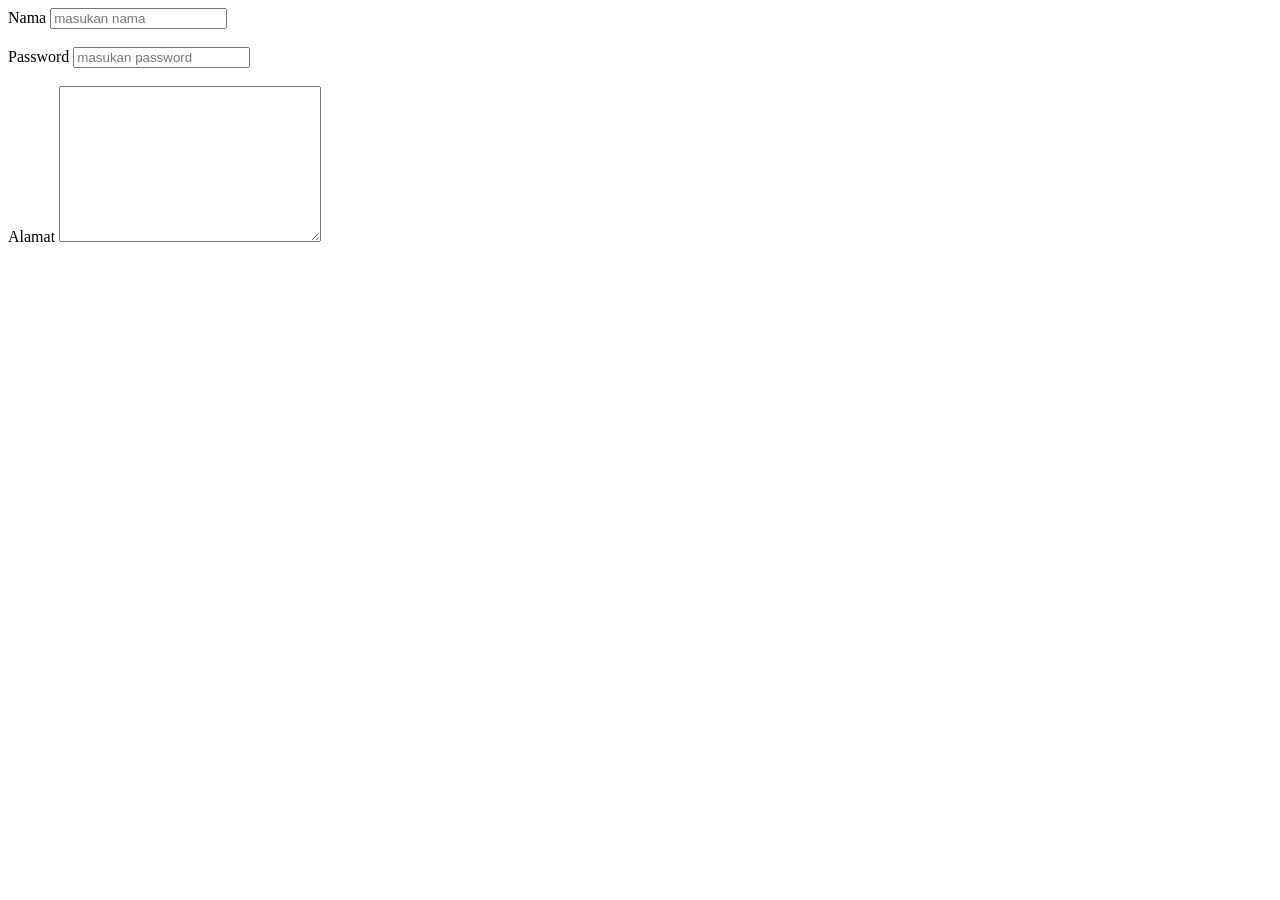
<file: PERTEMUAN 3/latihan membuat formulir/form.html>
<!DOCTYPE html>
<html lang="en">
<head>
    <meta charset="UTF-8">
    <meta name="viewport" content="width=device-width, initial-scale=1.0">
    <title>Document</title>
</head>
<body>
    <form action="">
        <div>
            <label for="nama">Nama</label>
            <input type="text" name="nama" id="nama" placeholder="masukan nama" >
        </div>
        <br>
        <div>
            <label for="password">Password</label>
            <input 
            type="password"
            name="password"
            id="password"
            placeholder="masukan password">
        </div>
        <br>
        <div>
            <label for="alamat">Alamat</label>
            <textarea name="alamat" id="alamat" cols="30" rows="10"> </textarea>
        </div>
    </form>

</body>
</html>
</file>
